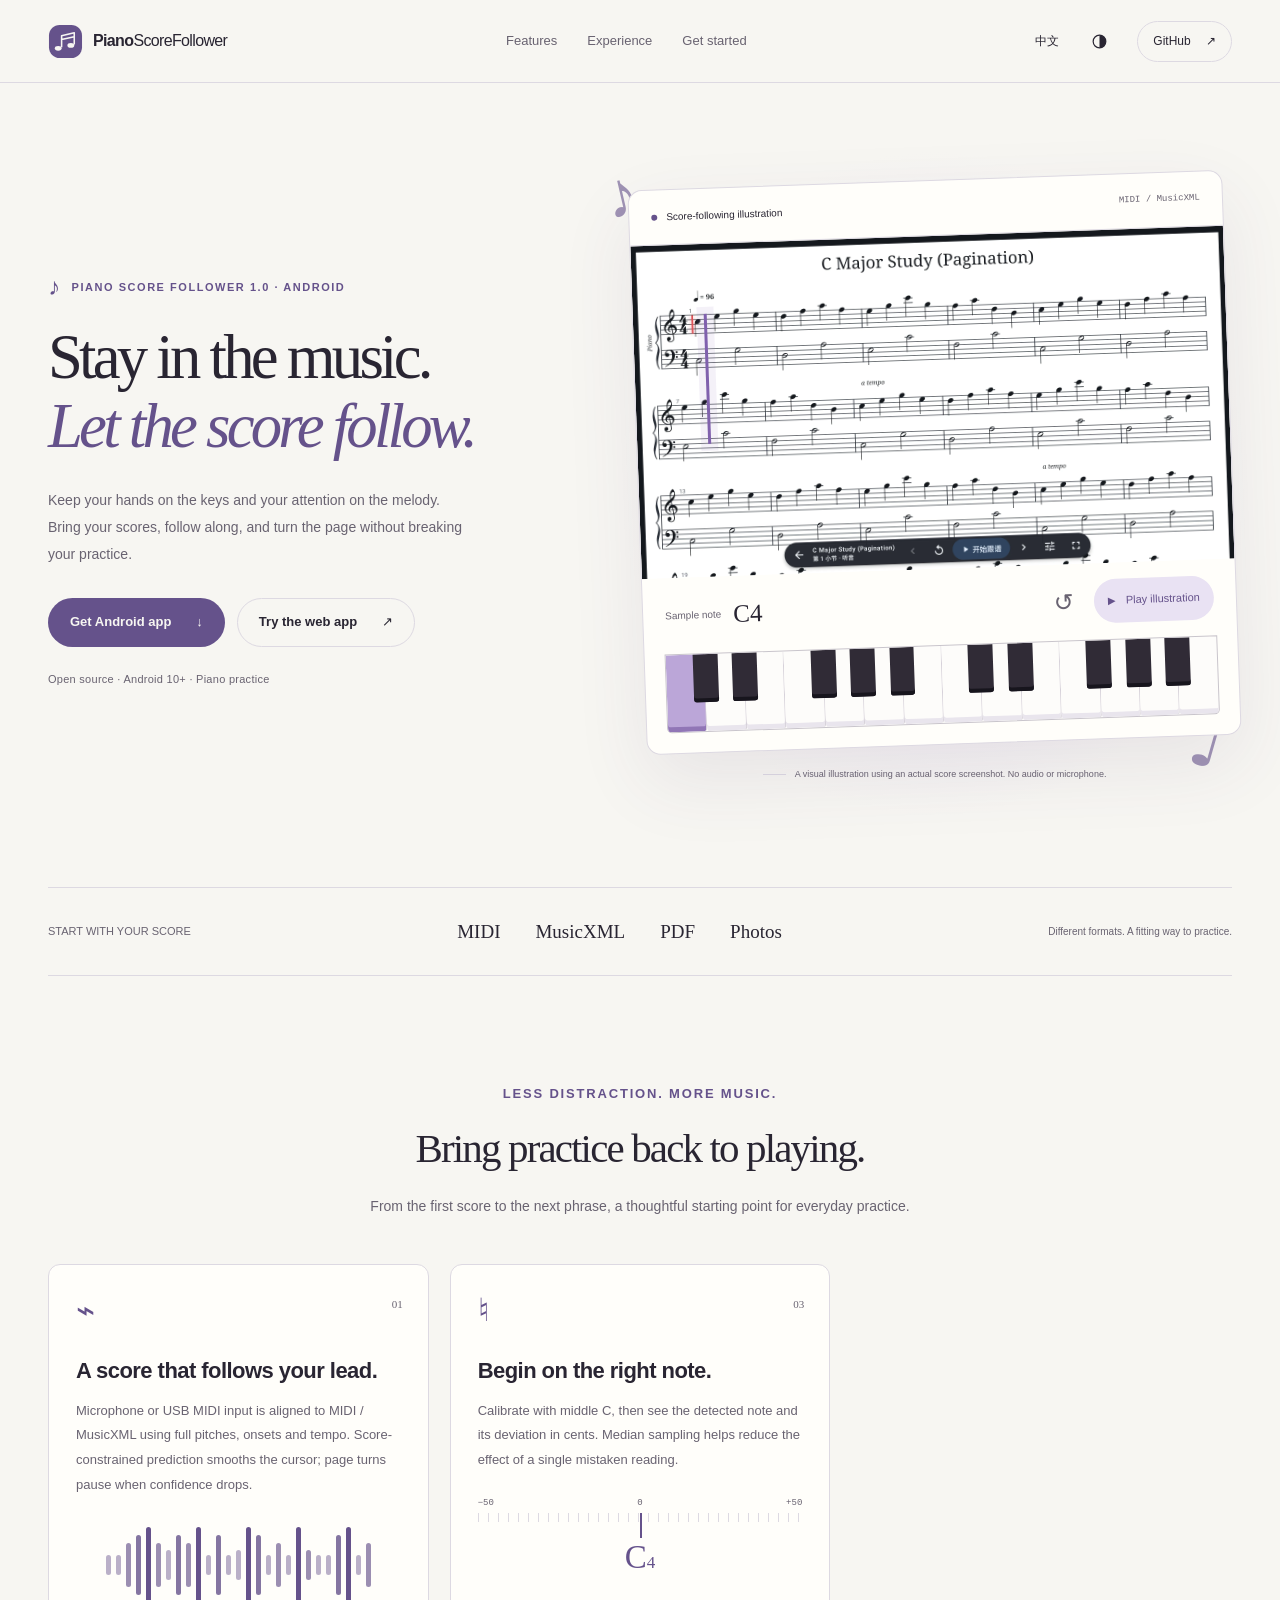
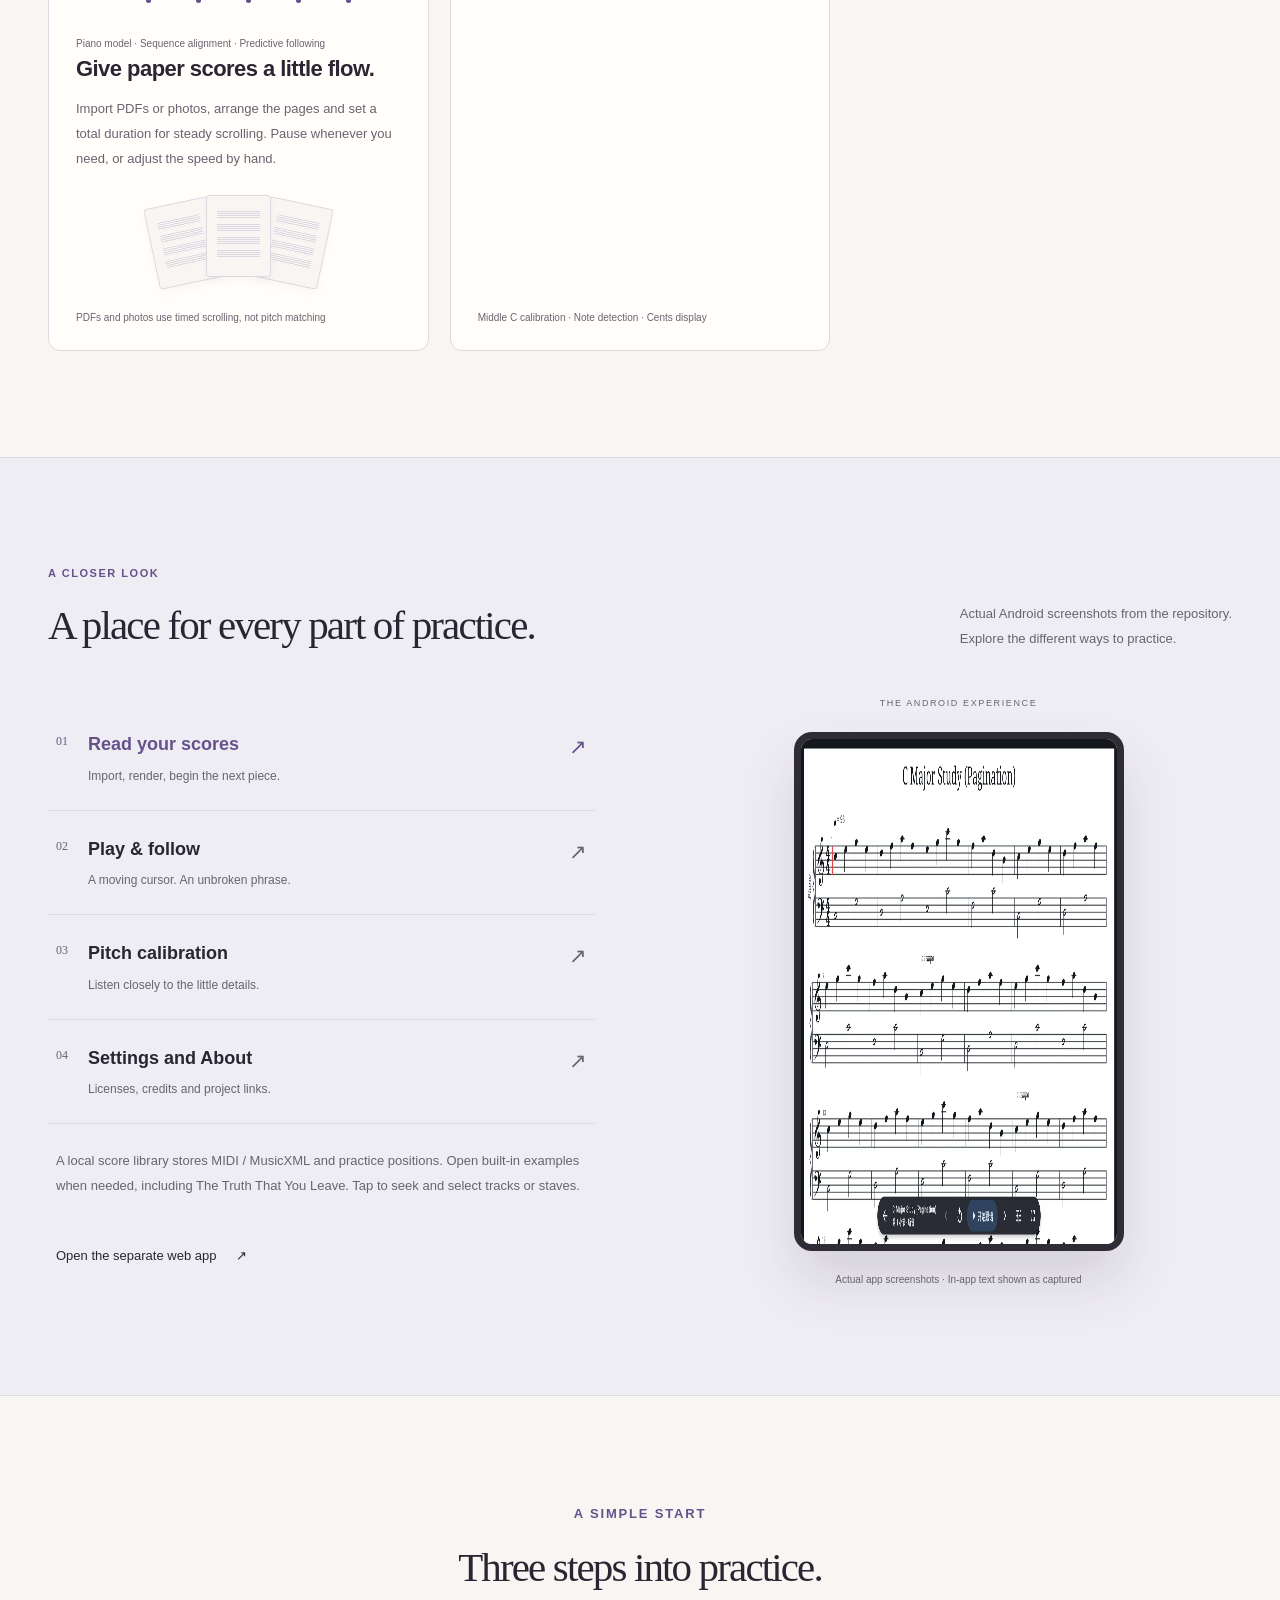
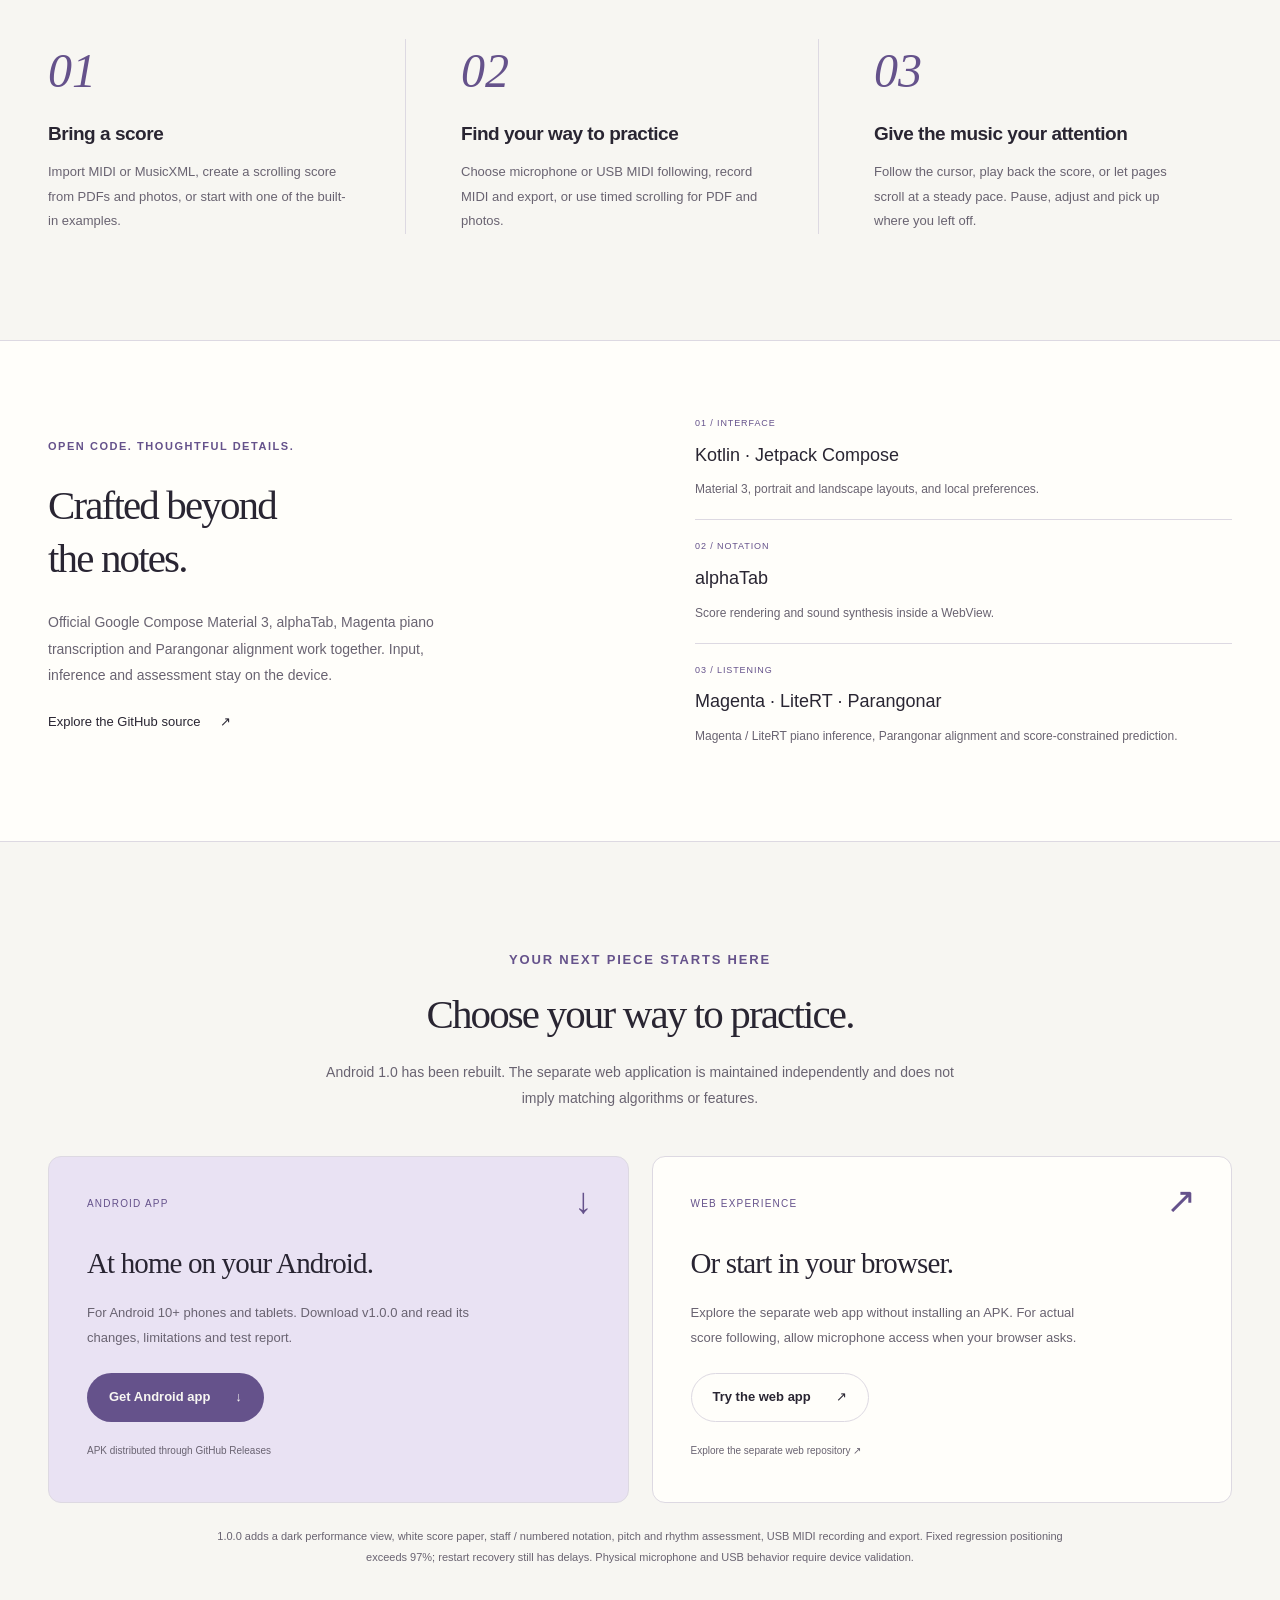
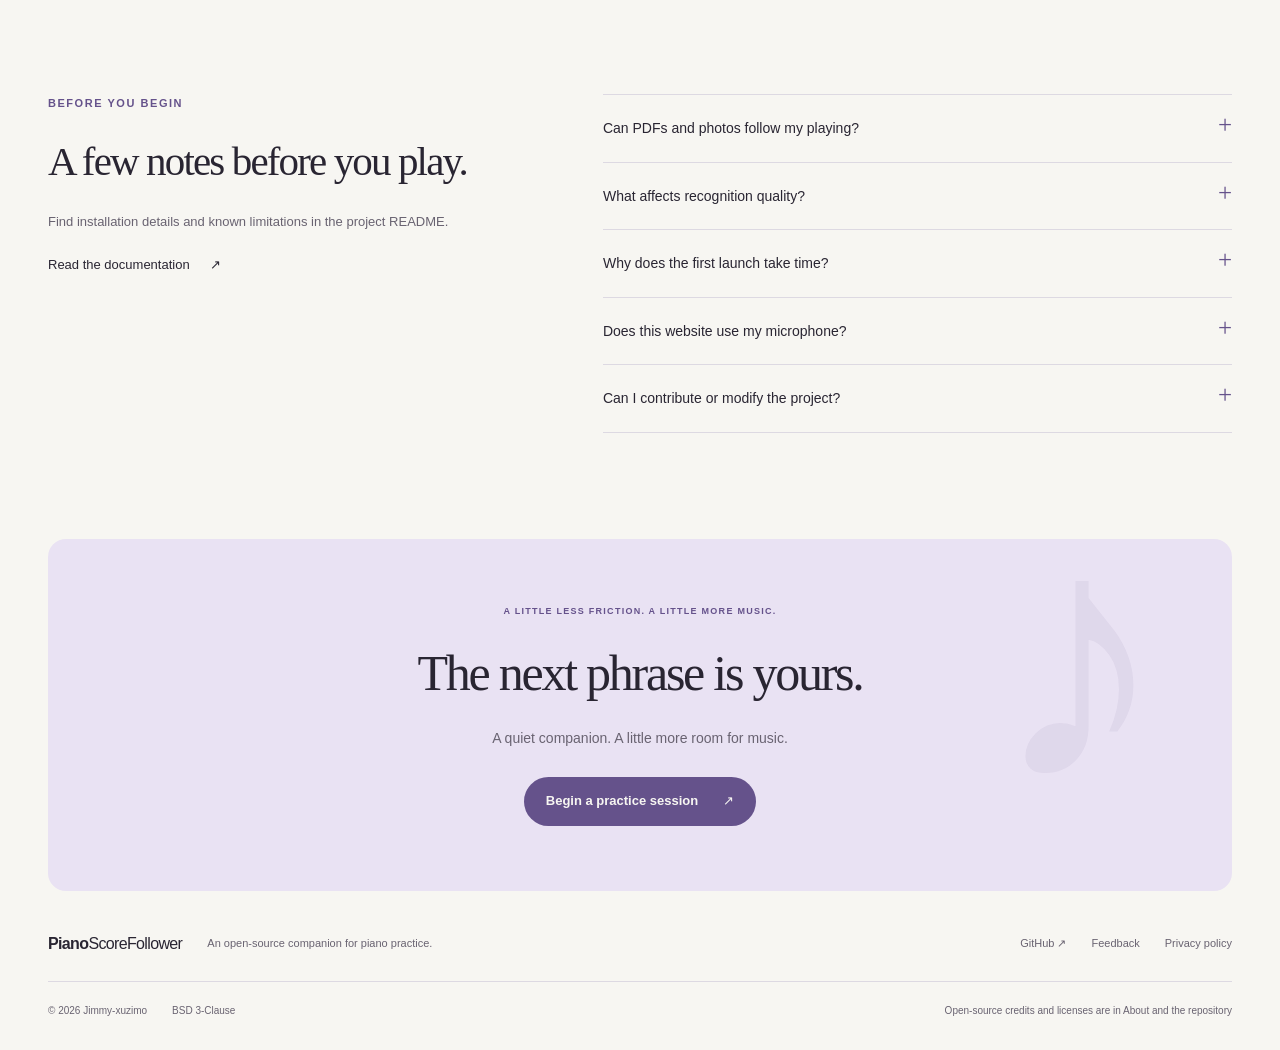
<file: website/index.html>
<!doctype html>
<html lang="zh-CN" data-theme="light">
  <head>
    <meta charset="utf-8" />
    <meta
      name="viewport"
      content="width=device-width, initial-scale=1, viewport-fit=cover"
    />
    <meta name="color-scheme" content="light dark" />
    <title>智能琴谱 · PianoScoreFollower — 让乐谱，跟上你的演奏。</title>
    <meta
      name="description"
      content="PianoScoreFollower 智能琴谱：为 Android 打造的开源乐谱伴侣。实时跟谱、自动翻页、PDF 与照片滚动谱、音准校准，也可体验独立网页版。"
    />
    <link
      rel="canonical"
      href="https://jimmy-xuzimo.github.io/PianoScoreFollower/"
    />
    <meta property="og:type" content="website" />
    <meta property="og:locale" content="zh_CN" />
    <meta property="og:locale:alternate" content="en_US" />
    <meta property="og:title" content="智能琴谱 · PianoScoreFollower" />
    <meta
      property="og:description"
      content="让乐谱，跟上你的演奏。An open-source companion for your piano practice."
    />
    <meta
      property="og:url"
      content="https://jimmy-xuzimo.github.io/PianoScoreFollower/"
    />
    <meta
      property="og:image"
      content="https://jimmy-xuzimo.github.io/PianoScoreFollower/assets/social.png"
    />
    <meta property="og:image:width" content="1200" />
    <meta property="og:image:height" content="630" />
    <meta
      property="og:image:alt"
      content="PianoScoreFollower — Stay in the music. Let the score follow."
    />
    <meta name="twitter:card" content="summary_large_image" />
    <meta name="theme-color" content="#f7f6f2" />
    <link rel="icon" href="assets/favicon.svg" type="image/svg+xml" />
    <script src="preferences.js"></script>
    <link rel="stylesheet" href="style.css" />
    <script src="app.js" defer></script>
  </head>
  <body>
    <a class="skip" href="#main" data-i18n="skip">跳转到内容</a>
    <header class="header">
      <div class="container nav-wrap">
        <a class="brand" href="#" aria-label="PianoScoreFollower"
          ><svg viewBox="0 0 36 36" aria-hidden="true">
            <rect x="1" y="1" width="34" height="34" rx="11" />
            <path d="M14 24V12l13-3v12M14 16l13-3" />
            <ellipse cx="10.5" cy="25" rx="3.5" ry="2.5" />
            <ellipse cx="23.5" cy="22" rx="3.5" ry="2.5" /></svg
          ><span>Piano<span class="brand-light">ScoreFollower</span></span></a
        >
        <nav class="desktop-nav" aria-label="主导航" data-label="navigation">
          <a href="#features" data-i18n="navFeatures">功能</a
          ><a href="#experience" data-i18n="navExperience">界面体验</a
          ><a href="#start" data-i18n="navStart">开始使用</a>
        </nav>
        <div class="nav-actions">
          <button id="language" class="language" aria-label="Switch to English">
            EN</button
          ><button id="theme" class="theme-button" aria-label="主题：跟随系统">
            <svg viewBox="0 0 24 24" aria-hidden="true">
              <circle cx="12" cy="12" r="8" />
              <path d="M12 4a8 8 0 0 1 0 16Z" class="theme-fill" />
            </svg></button
          ><a
            class="github-nav"
            href="https://github.com/Jimmy-xuzimo/PianoScoreFollower"
            >GitHub <span aria-hidden="true">↗</span></a
          ><button
            id="menu"
            class="menu-button"
            aria-label="打开导航"
            data-label="openMenu"
            aria-expanded="false"
            aria-controls="mobile-nav"
          >
            <span></span><span></span>
          </button>
        </div>
      </div>
      <nav
        id="mobile-nav"
        class="mobile-nav container"
        aria-label="移动导航"
        data-label="mobileNavigation"
        hidden
      >
        <a href="#features" data-i18n="navFeatures">功能</a
        ><a href="#experience" data-i18n="navExperience">界面体验</a
        ><a href="#start" data-i18n="navStart">开始使用</a
        ><a href="https://github.com/Jimmy-xuzimo/PianoScoreFollower"
          >GitHub ↗</a
        >
      </nav>
    </header>

    <main id="main">
      <section class="hero container" aria-labelledby="hero-title">
        <div class="hero-copy">
          <div class="eyebrow">
            <span class="tiny-note" aria-hidden="true">♪</span
            ><span data-i18n="heroTag">智能琴谱 1.0 · Android 正式版</span>
          </div>
          <h1 id="hero-title">
            <span data-i18n="hero1">让乐谱，</span><br /><em data-i18n="hero2"
              >跟上你的演奏。</em
            >
          </h1>
          <p class="hero-desc" data-i18n="heroDesc">
            双手留给琴键，目光留给旋律。导入你的乐谱，让实时跟谱与自动翻页，陪你完成下一次练习。
          </p>
          <div class="hero-actions">
            <a
              class="button primary"
              href="https://github.com/Jimmy-xuzimo/PianoScoreFollower/releases/latest"
              ><span data-i18n="download">下载 Android 版</span
              ><span aria-hidden="true">↓</span></a
            ><a
              class="button secondary"
              href="https://jimmy-xuzimo.github.io/PianoScoreFollower-Web/"
              ><span data-i18n="tryWeb">体验网页版</span
              ><span aria-hidden="true">↗</span></a
            >
          </div>
          <p class="hero-note" data-i18n="heroNote">开源 · Android 10+ · 钢琴练习</p>
        </div>
        <div class="hero-visual">
          <div class="visual-halo" aria-hidden="true"></div>
          <span class="floating-note note-one" aria-hidden="true">♪</span
          ><span class="floating-note note-two" aria-hidden="true">♩</span>
          <div class="score-card">
            <div class="score-top">
              <span
                ><i class="dot"></i
                ><span data-i18n="demoTitle">跟谱交互示意</span></span
              ><span class="score-format">MIDI / MusicXML</span>
            </div>
            <div class="score-paper">
              <img
                src="assets/score.webp"
                width="800"
                height="420"
                alt="应用内 Minuet in C 乐谱截图"
                data-alt="scoreAlt"
                fetchpriority="high"
              />
              <div
                id="score-cursor"
                class="score-cursor"
                aria-hidden="true"
              ></div>
            </div>
            <div class="demo-controls">
              <div>
                <span class="demo-note-label" data-i18n="sampleNote"
                  >示意音符</span
                ><strong id="demo-note">C4</strong>
              </div>
              <div class="demo-buttons">
                <button
                  id="demo-reset"
                  class="reset"
                  aria-label="重置示意"
                  data-label="reset"
                >
                  ↺</button
                ><button id="demo-play" class="demo-play" aria-pressed="false">
                  <span class="play-icon" aria-hidden="true">▶</span
                  ><span data-i18n="playDemo">播放示意</span>
                </button>
              </div>
            </div>
            <div class="piano" aria-hidden="true">
              <div class="white-keys">
                <i data-note="C4"></i><i data-note="D4"></i
                ><i data-note="E4"></i><i data-note="F4"></i
                ><i data-note="G4"></i><i data-note="A4"></i
                ><i data-note="B4"></i><i data-note="C5"></i
                ><i data-note="D5"></i><i data-note="E5"></i
                ><i data-note="F5"></i><i data-note="G5"></i
                ><i data-note="A5"></i><i data-note="B5"></i>
              </div>
              <div class="black-keys">
                <i style="--position: 1" data-note="C#4"></i
                ><i style="--position: 2" data-note="D#4"></i
                ><i style="--position: 4" data-note="F#4"></i
                ><i style="--position: 5" data-note="G#4"></i
                ><i style="--position: 6" data-note="A#4"></i
                ><i style="--position: 8" data-note="C#5"></i
                ><i style="--position: 9" data-note="D#5"></i
                ><i style="--position: 11" data-note="F#5"></i
                ><i style="--position: 12" data-note="G#5"></i
                ><i style="--position: 13" data-note="A#5"></i>
              </div>
            </div>
          </div>
          <div class="visual-caption">
            <span class="caption-line"></span
            ><span data-i18n="demoNote"
              >基于真实乐谱截图的视觉示意，无音频、无需麦克风。</span
            >
          </div>
        </div>
      </section>

      <div class="formats container">
        <span data-i18n="formatsLabel">从你的乐谱开始</span>
        <div>
          <span>MIDI</span><span>MusicXML</span><span>PDF</span
          ><span data-i18n="photos">照片</span>
        </div>
        <span class="formats-end" data-i18n="formatsEnd"
          >不同格式，各有合适的练习方式。</span
        >
      </div>

      <section id="features" class="section container">
        <div class="section-heading centered">
          <p class="eyebrow" data-i18n="featuresTag">少些分心，多些音乐</p>
          <h2 data-i18n="featuresTitle">让练习，回到演奏本身。</h2>
          <p data-i18n="featuresDesc">
            从第一份乐谱到下一段旋律，给日常练习一个顺手的起点。
          </p>
        </div>
        <div class="features-grid">
          <article class="feature feature-follow">
            <span class="feature-icon" aria-hidden="true">⌁</span
            ><span class="feature-number">01</span>
            <h3 data-i18n="followTitle">你弹到哪，谱跟到哪。</h3>
            <p data-i18n="followDesc">通过麦克风或 USB MIDI 获取演奏，用完整音高、起音与速度对齐 MIDI / MusicXML。乐谱约束预测让光标连续前进，低置信度时暂停翻页。</p>
            <div class="signal" aria-hidden="true">
              <i></i><i></i><i></i><i></i><i></i><i></i><i></i><i></i><i></i
              ><i></i><i></i><i></i><i></i><i></i><i></i><i></i><i></i><i></i
              ><i></i><i></i><i></i><i></i><i></i><i></i><i></i><i></i><i></i>
            </div>
            <span class="feature-foot" data-i18n="followFoot"
              >钢琴模型 · 序列对齐 · 预测跟随</span>
            <h3 data-i18n="scrollTitle">纸上的谱，也能流动。</h3>
            <p data-i18n="scrollDesc">
              导入 PDF
              或照片，按顺序排好页面、设定总时长，即可匀速滚动。随时暂停，也能手动调整速度。
            </p>
            <div class="paper-stack" aria-hidden="true">
              <div><span></span><span></span><span></span><span></span></div>
              <div><span></span><span></span><span></span><span></span></div>
              <div><span></span><span></span><span></span><span></span></div>
            </div>
            <span class="feature-foot" data-i18n="scrollFoot"
              >PDF / 照片使用定时滚动，无需音高匹配</span
            >
          </article>
          <article class="feature feature-tune">
            <span class="feature-icon" aria-hidden="true">♮</span
            ><span class="feature-number">03</span>
            <h3 data-i18n="tuneTitle">从一个准音开始。</h3>
            <p data-i18n="tuneDesc">
              弹奏中央 C
              完成基准校准，再查看当前音符与音分偏差。多次采样取中位数，降低单次误判的影响。
            </p>
            <div class="tuner-art" aria-hidden="true">
              <div class="tuner-scale">
                <span>−50</span><span>0</span><span>+50</span>
              </div>
              <div class="tuner-needle"></div>
              <strong>C<span>4</span></strong>
            </div>
            <span class="feature-foot" data-i18n="tuneFoot"
              >中央 C 校准 · 音符识别 · 音分显示</span
            >
          </article>
        </div>
      </section>

      <section id="experience" class="experience-section section">
        <div class="container">
          <div class="section-heading">
            <div>
              <p class="eyebrow" data-i18n="experienceTag">走近真实界面</p>
              <h2 data-i18n="experienceTitle">每一页，都为练习而设计。</h2>
            </div>
            <p data-i18n="experienceDesc">
              以下为仓库中的 Android 应用截图。\n切换场景，了解不同的练习方式。
            </p>
          </div>
          <div class="experience-grid">
            <div class="experience-copy">
              <div
                id="screenshots-tabs"
                class="screen-tabs"
                role="tablist"
                aria-orientation="vertical"
                aria-label="应用界面"
                data-label="screenTabs"
              >
                <button
                  id="tab-notation"
                  role="tab"
                  aria-selected="true"
                  aria-controls="screen-panel"
                  tabindex="0"
                  data-screen="notation"
                >
                  <span class="tab-number">01</span
                  ><span
                    ><strong data-i18n="screenNotation">乐谱阅读</strong
                    ><small data-i18n="screenNotationSub"
                      >导入、排版，开始下一首。</small
                    ></span
                  ><span class="tab-arrow" aria-hidden="true">↗</span></button
                ><button
                  id="tab-playing"
                  role="tab"
                  aria-selected="false"
                  aria-controls="screen-panel"
                  tabindex="-1"
                  data-screen="playing"
                >
                  <span class="tab-number">02</span
                  ><span
                    ><strong data-i18n="screenPlaying">播放与跟谱</strong
                    ><small data-i18n="screenPlayingSub"
                      >光标前进，练习不断。</small
                    ></span
                  ><span class="tab-arrow" aria-hidden="true">↗</span></button
                ><button
                  id="tab-tuner"
                  role="tab"
                  aria-selected="false"
                  aria-controls="screen-panel"
                  tabindex="-1"
                  data-screen="tuner"
                >
                  <span class="tab-number">03</span
                  ><span
                    ><strong data-i18n="screenTuner">音准校准</strong
                    ><small data-i18n="screenTunerSub"
                      >留意音高，也听见细节。</small
                    ></span
                  ><span class="tab-arrow" aria-hidden="true">↗</span></button
                ><button
                  id="tab-settings"
                  role="tab"
                  aria-selected="false"
                  aria-controls="screen-panel"
                  tabindex="-1"
                  data-screen="settings"
                >
                  <span class="tab-number">04</span
                  ><span
                    ><strong data-i18n="screenSettings">个性外观</strong
                    ><small data-i18n="screenSettingsSub"
                      >深浅主题，五种预设色调。</small
                    ></span
                  ><span class="tab-arrow" aria-hidden="true">↗</span>
                </button>
              </div>
              <p class="screen-context" id="screen-description">
                MIDI 与 MusicXML 交由 alphaTab
                排版，支持播放与点按定位。导入的乐谱保存于本地，重启后仍可继续。
              </p>
              <a
                class="text-link"
                href="https://jimmy-xuzimo.github.io/PianoScoreFollower-Web/"
                ><span data-i18n="openWeb">打开独立网页版</span
                ><span aria-hidden="true">↗</span></a
              >
            </div>
            <div
              id="screen-panel"
              class="screen-stage"
              role="tabpanel"
              aria-labelledby="tab-notation"
              tabindex="0"
            >
              <span class="stage-label">THE ANDROID EXPERIENCE</span>
              <div class="device-frame">
                <img
                  id="app-screenshot"
                  src="assets/notation.webp"
                  width="800"
                  height="1280"
                  loading="lazy"
                  alt="Android 应用的乐谱阅读界面"
                />
              </div>
              <span class="screenshot-caption" data-i18n="screenshotNote"
                >真实应用截图 · 界面语言以应用为准</span
              >
            </div>
          </div>
        </div>
      </section>

      <section class="section container steps-section">
        <div class="section-heading centered">
          <p class="eyebrow" data-i18n="stepsTag">简单开始，慢慢进步</p>
          <h2 data-i18n="stepsTitle">三步，进入你的练习时间。</h2>
        </div>
        <div class="steps-grid">
          <article>
            <span class="step-number">01</span>
            <h3 data-i18n="step1Title">带上你的乐谱</h3>
            <p data-i18n="step1Desc">
              导入 MIDI / MusicXML，或用 PDF
              与照片建立滚动谱。也可以从应用内置示例开始。
            </p>
          </article>
          <article>
            <span class="step-number">02</span>
            <h3 data-i18n="step2Title">选一种练习方式</h3>
            <p data-i18n="step2Desc">选择听音或 USB MIDI 跟谱，也可录制 MIDI 并导出；PDF 与照片使用定时滚动。</p>
          </article>
          <article>
            <span class="step-number">03</span>
            <h3 data-i18n="step3Title">把注意力交给音乐</h3>
            <p data-i18n="step3Desc">
              跟随光标、播放乐谱，或让页面按节奏滚动。随时暂停、调整，再继续练习。
            </p>
          </article>
        </div>
      </section>

      <section class="craft-section">
        <div class="container craft-grid">
          <div>
            <p class="eyebrow" data-i18n="craftTag">开放的代码，认真的细节</p>
            <h2 data-i18n="craftTitle">音乐之外，\n也值得仔细打磨。</h2>
            <p data-i18n="craftDesc">Google 官方 Compose Material 3、alphaTab、Magenta 实时钢琴模型和 Parangonar 在线对齐协作。输入、模型与评分都在设备本地处理。</p>
            <a
              class="text-link"
              href="https://github.com/Jimmy-xuzimo/PianoScoreFollower"
              ><span data-i18n="exploreSource">探索 GitHub 源码</span> ↗</a
            >
          </div>
          <div class="craft-list">
            <div>
              <span>01 / INTERFACE</span
              ><strong>Kotlin · Jetpack Compose</strong>
              <p data-i18n="craftUi">
                Material 3 界面，横竖屏适配与本地偏好保存。
              </p>
            </div>
            <div>
              <span>02 / NOTATION</span><strong>alphaTab</strong>
              <p data-i18n="craftScore">
                在 WebView 中完成乐谱排版与声音合成。
              </p>
            </div>
            <div>
              <span>03 / LISTENING</span
              ><strong>Magenta · LiteRT · Parangonar</strong>
              <p data-i18n="craftDsp">Magenta / LiteRT 钢琴音符推理、Parangonar 对齐与乐谱约束预测。</p>
            </div>
          </div>
        </div>
      </section>

      <section id="start" class="section container">
        <div class="section-heading centered">
          <p class="eyebrow" data-i18n="startTag">下一首，从这里开始</p>
          <h2 data-i18n="startTitle">选择你的练习入口。</h2>
          <p data-i18n="startDesc">Android 1.0 已重构；独立网页版单独维护，不代表相同算法或功能。</p>
        </div>
        <div class="start-grid">
          <article class="start-card android-card">
            <span class="platform-label">ANDROID APP</span
            ><span class="platform-icon" aria-hidden="true">↓</span>
            <h3 data-i18n="androidTitle">在你的 Android 设备上。</h3>
            <p data-i18n="androidDesc">Android 10 及以上手机与平板。下载 v1.0.0，查看正式版变更、已知限制与测试报告。</p>
            <a
              class="button primary"
              href="https://github.com/Jimmy-xuzimo/PianoScoreFollower/releases/latest"
              ><span data-i18n="download">下载 Android 版</span> ↓</a
            ><span class="start-foot" data-i18n="androidFoot"
              >APK 通过 GitHub Releases 分发</span
            >
          </article>
          <article class="start-card web-card">
            <span class="platform-label">WEB EXPERIENCE</span
            ><span class="platform-icon" aria-hidden="true">↗</span>
            <h3 data-i18n="webTitle">也可以，先打开浏览器。</h3>
            <p data-i18n="webDesc">
              无需安装
              APK，即可体验独立网页版本。在实际跟谱时，根据浏览器提示允许麦克风访问。
            </p>
            <a
              class="button secondary"
              href="https://jimmy-xuzimo.github.io/PianoScoreFollower-Web/"
              ><span data-i18n="tryWeb">体验网页版</span> ↗</a
            ><a
              class="start-foot"
              href="https://github.com/Jimmy-xuzimo/PianoScoreFollower-Web"
              data-i18n="webFoot"
              >查看网页版独立仓库 ↗</a
            >
          </article>
        </div>
        <p class="release-note" data-i18n="releaseNote">1.0.0：深色演奏、白色琴谱、五线谱／简谱切换、音高与节奏评分、USB MIDI 录制和导出。定位回归已达 97% 以上；重弹恢复仍有延迟，实体麦克风和 USB 硬件需按设备验证。</p>
      </section>

      <section class="section container faq-section">
        <div>
          <p class="eyebrow" data-i18n="faqTag">练习之前</p>
          <h2 data-i18n="faqTitle">几个你可能关心的问题。</h2>
          <p class="faq-intro" data-i18n="faqIntro">
            更多安装说明与已知限制，见项目 README。
          </p>
          <a
            class="text-link"
            href="https://github.com/Jimmy-xuzimo/PianoScoreFollower#readme"
            ><span data-i18n="readDocs">阅读文档</span> ↗</a
          >
        </div>
        <div class="faq-list">
          <details>
            <summary data-i18n="faq1q">
              PDF 和照片也能根据声音自动跟谱吗？
            </summary>
            <p data-i18n="faq1a">
              PDF
              与照片使用定时滚动模式：按顺序排列页面，设定总时长，再调整滚动速度。麦克风驱动的音符匹配与自动跟谱用于
              MIDI / MusicXML 等结构化乐谱；项目未提供 PDF
              或照片的乐谱识别转换功能。
            </p>
          </details>
          <details>
            <summary data-i18n="faq2q">识别效果会受到什么影响？</summary>
            <p data-i18n="faq2a">
              跟谱依赖真实麦克风输入。环境噪声、设备麦克风、音量与演奏内容都会影响识别效果。建议在真机上测试，不以模拟器表现作为判断依据；本项目不承诺所有环境下的识别准确率。
            </p>
          </details>
          <details>
            <summary data-i18n="faq3q">为什么首次启动需要等待？</summary>
            <p data-i18n="faq3a">跟谱首次准备会加载本地钢琴模型，不等待播放音源。示范播放的钢琴音源按需加载，失败可重试。</p>
          </details>
          <details>
            <summary data-i18n="faq4q">这个介绍网站会访问麦克风吗？</summary>
            <p data-i18n="faq4a">
              不会。本页的跟谱演示只是基于真实截图的视觉动画，不播放音频，也不采集声音。要体验实际识别，请使用
              Android 应用或独立网页版。
            </p>
          </details>
          <details>
            <summary data-i18n="faq5q">可以参与开发或二次修改吗？</summary>
            <p data-i18n="faq5a">应用原创代码采用 BSD 3-Clause；Magenta、Parangonar、LiteRT 和 AndroidX 为 Apache 2.0，alphaTab 为 MPL 2.0，Bravura 为 SIL OFL，FreePats 音源为 CC0。应用关于页提供协议全文和上游来源。</p>
          </details>
        </div>
      </section>

      <section class="closing container">
        <div class="closing-staff" aria-hidden="true">♪</div>
        <p class="eyebrow" data-i18n="closingTag">
          A LITTLE LESS FRICTION. A LITTLE MORE MUSIC.
        </p>
        <h2 data-i18n="closingTitle">下一段旋律，留给你。</h2>
        <p data-i18n="closingDesc">让工具安静地陪伴，让练习继续发生。</p>
        <a
          class="button primary"
          href="https://jimmy-xuzimo.github.io/PianoScoreFollower-Web/"
          ><span data-i18n="closingAction">开始一次练习</span> ↗</a
        >
      </section>
    </main>
    <footer class="container footer">
      <div class="footer-top">
        <a class="brand" href="#"
          ><span>Piano<span class="brand-light">ScoreFollower</span></span></a
        >
        <p data-i18n="footerTag">一个开源的钢琴练习伴侣。</p>
        <div>
          <a href="https://github.com/Jimmy-xuzimo/PianoScoreFollower"
            >GitHub ↗</a
          ><a
            href="https://github.com/Jimmy-xuzimo/PianoScoreFollower/issues"
            data-i18n="feedback"
            >反馈建议</a
          ><a href="privacy-policy.html" data-i18n="privacy">隐私政策</a>
        </div>
      </div>
      <div class="footer-bottom">
        <span>© 2026 Jimmy-xuzimo</span
        ><a
          href="https://github.com/Jimmy-xuzimo/PianoScoreFollower/blob/main/LICENSE"
          >BSD 3-Clause</a
        ><span data-i18n="credits">开源署名与第三方协议见应用关于页及仓库</span>
      </div>
    </footer>
    <div
      id="announcement"
      class="sr-only"
      role="status"
      aria-live="polite"
    ></div>
  </body>
</html>
</file>
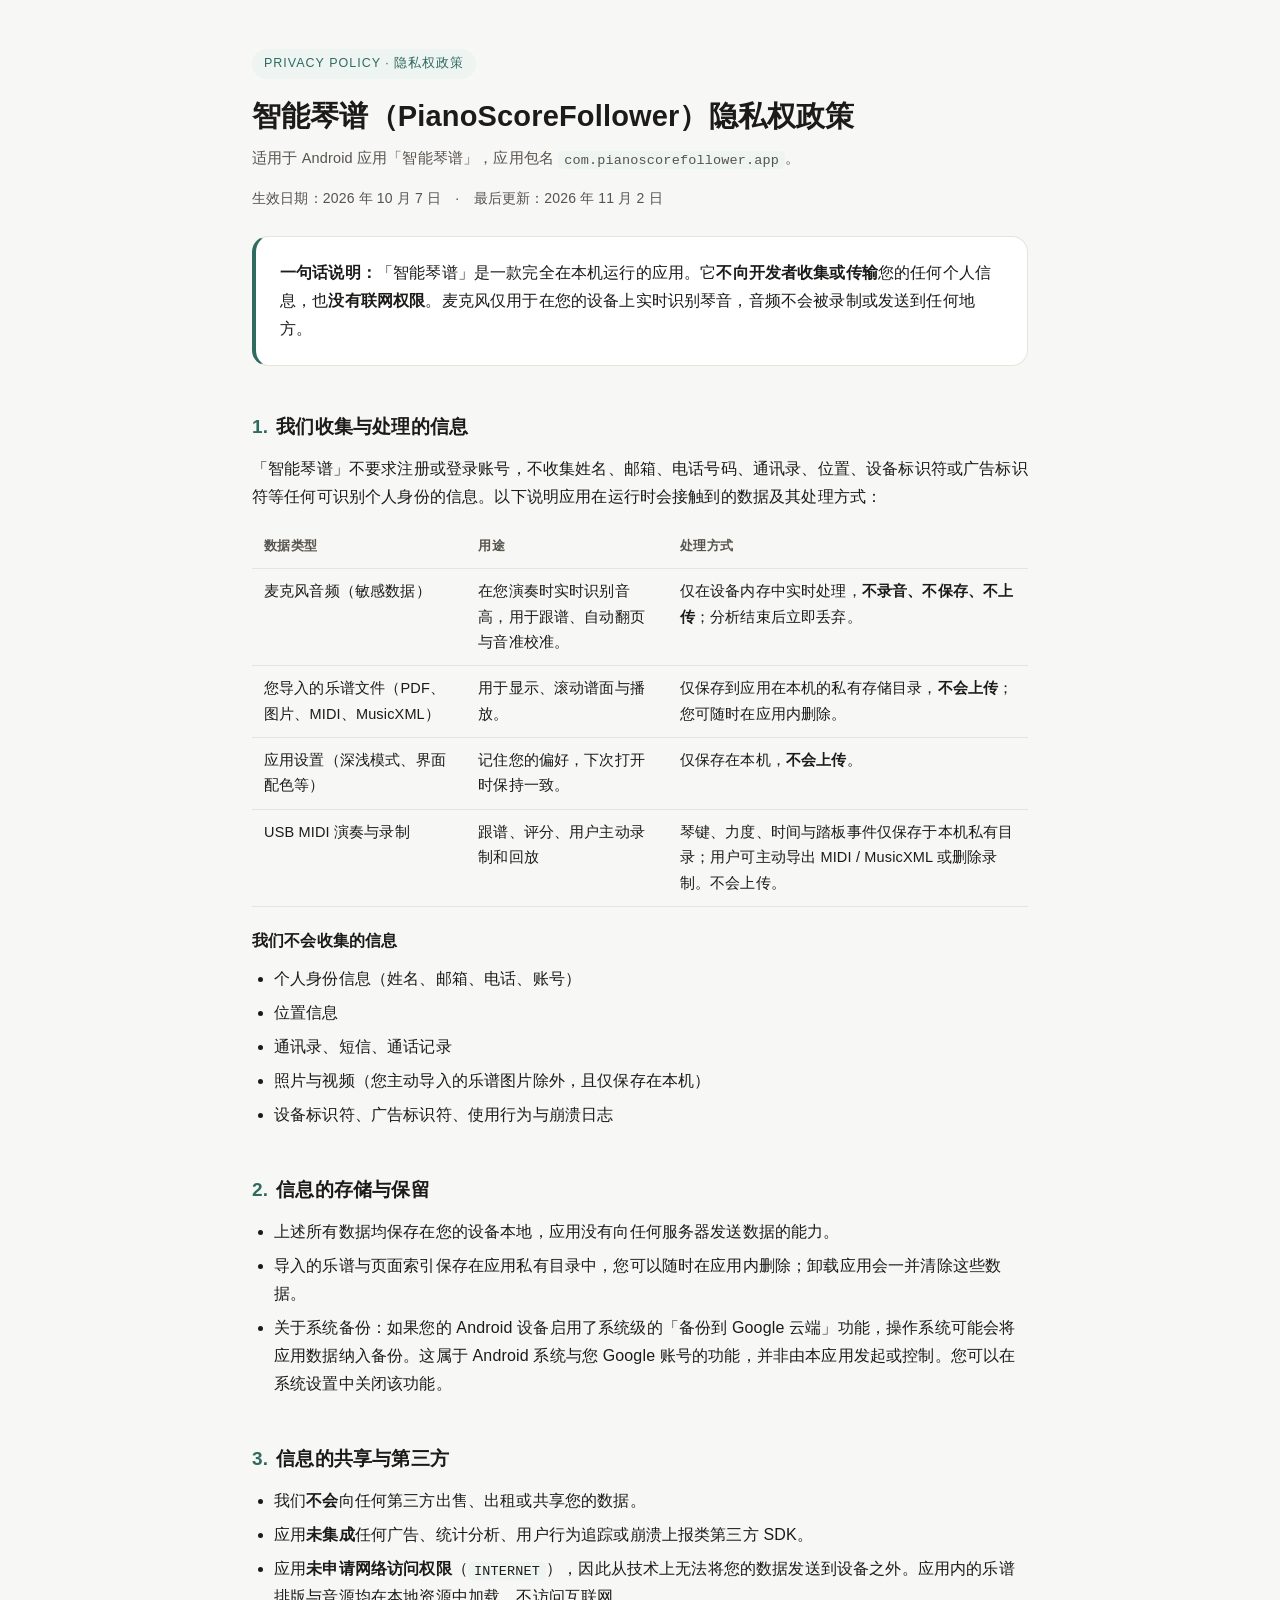
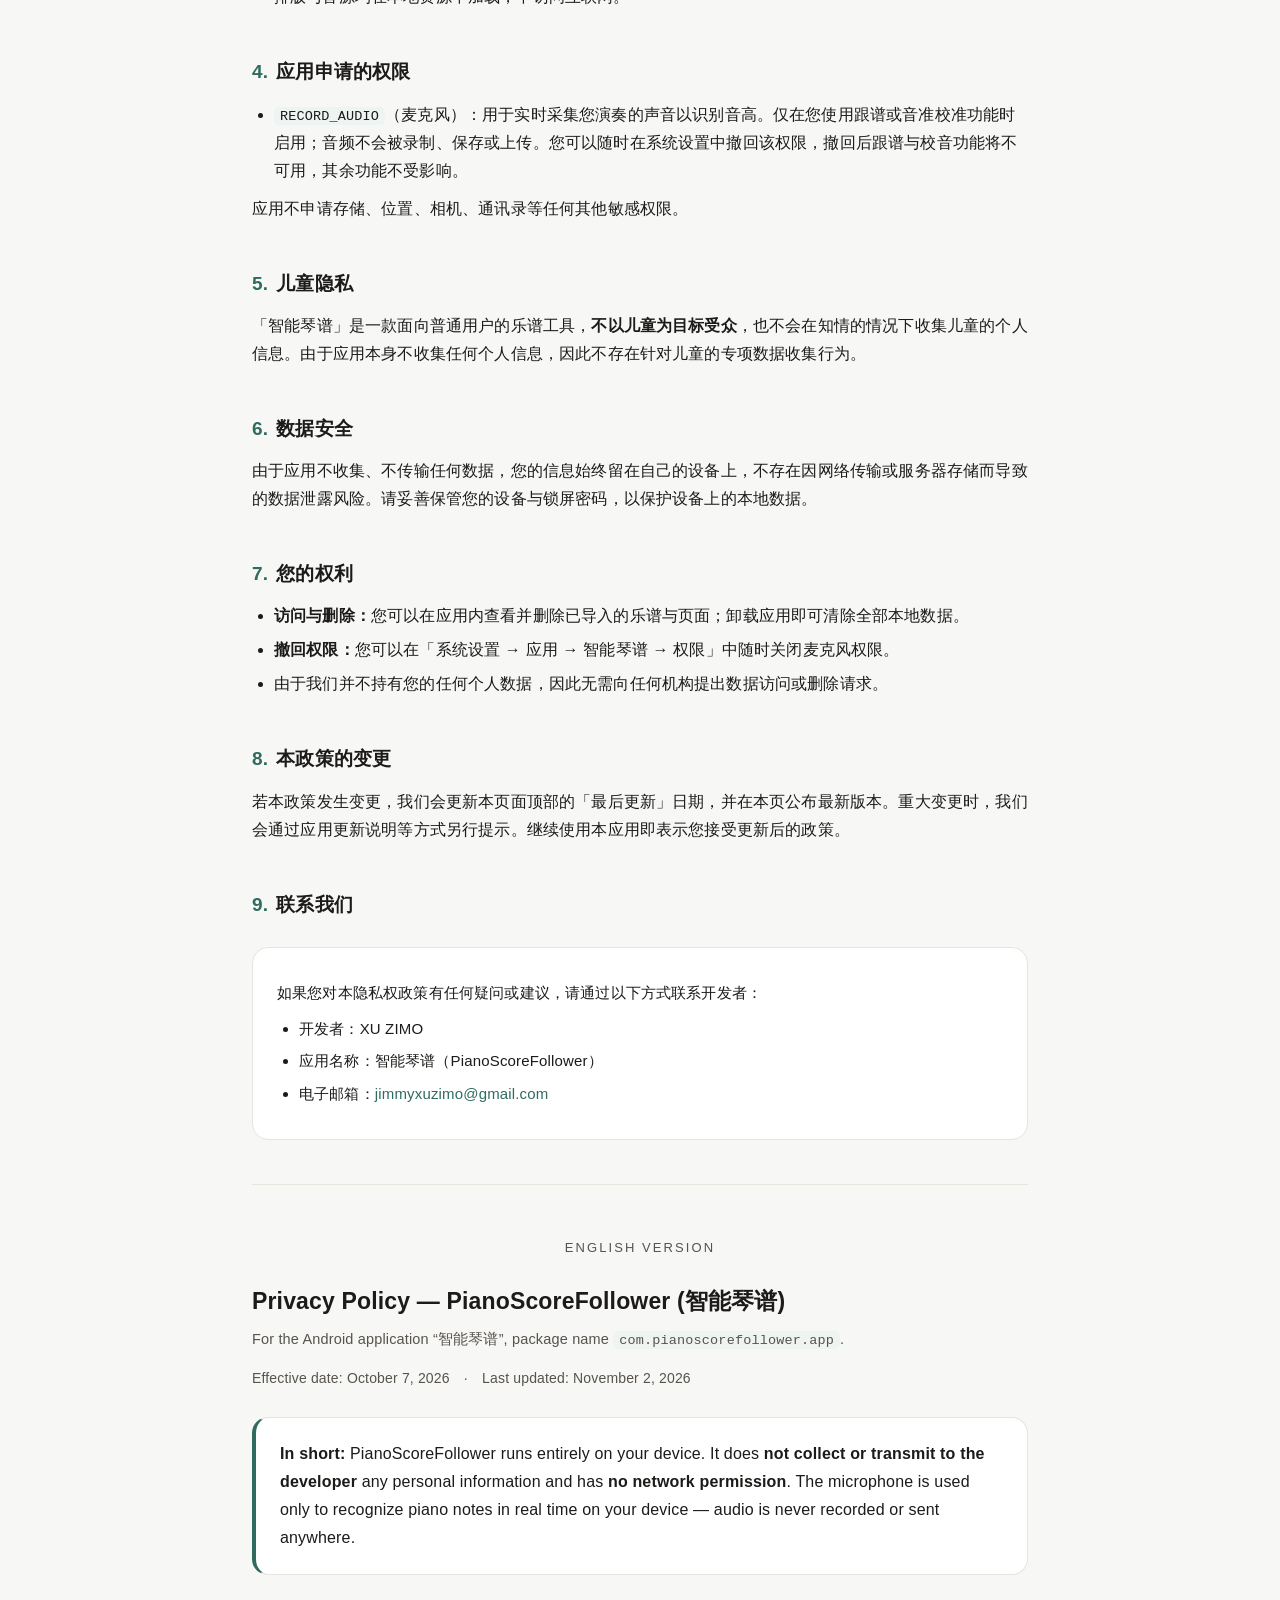
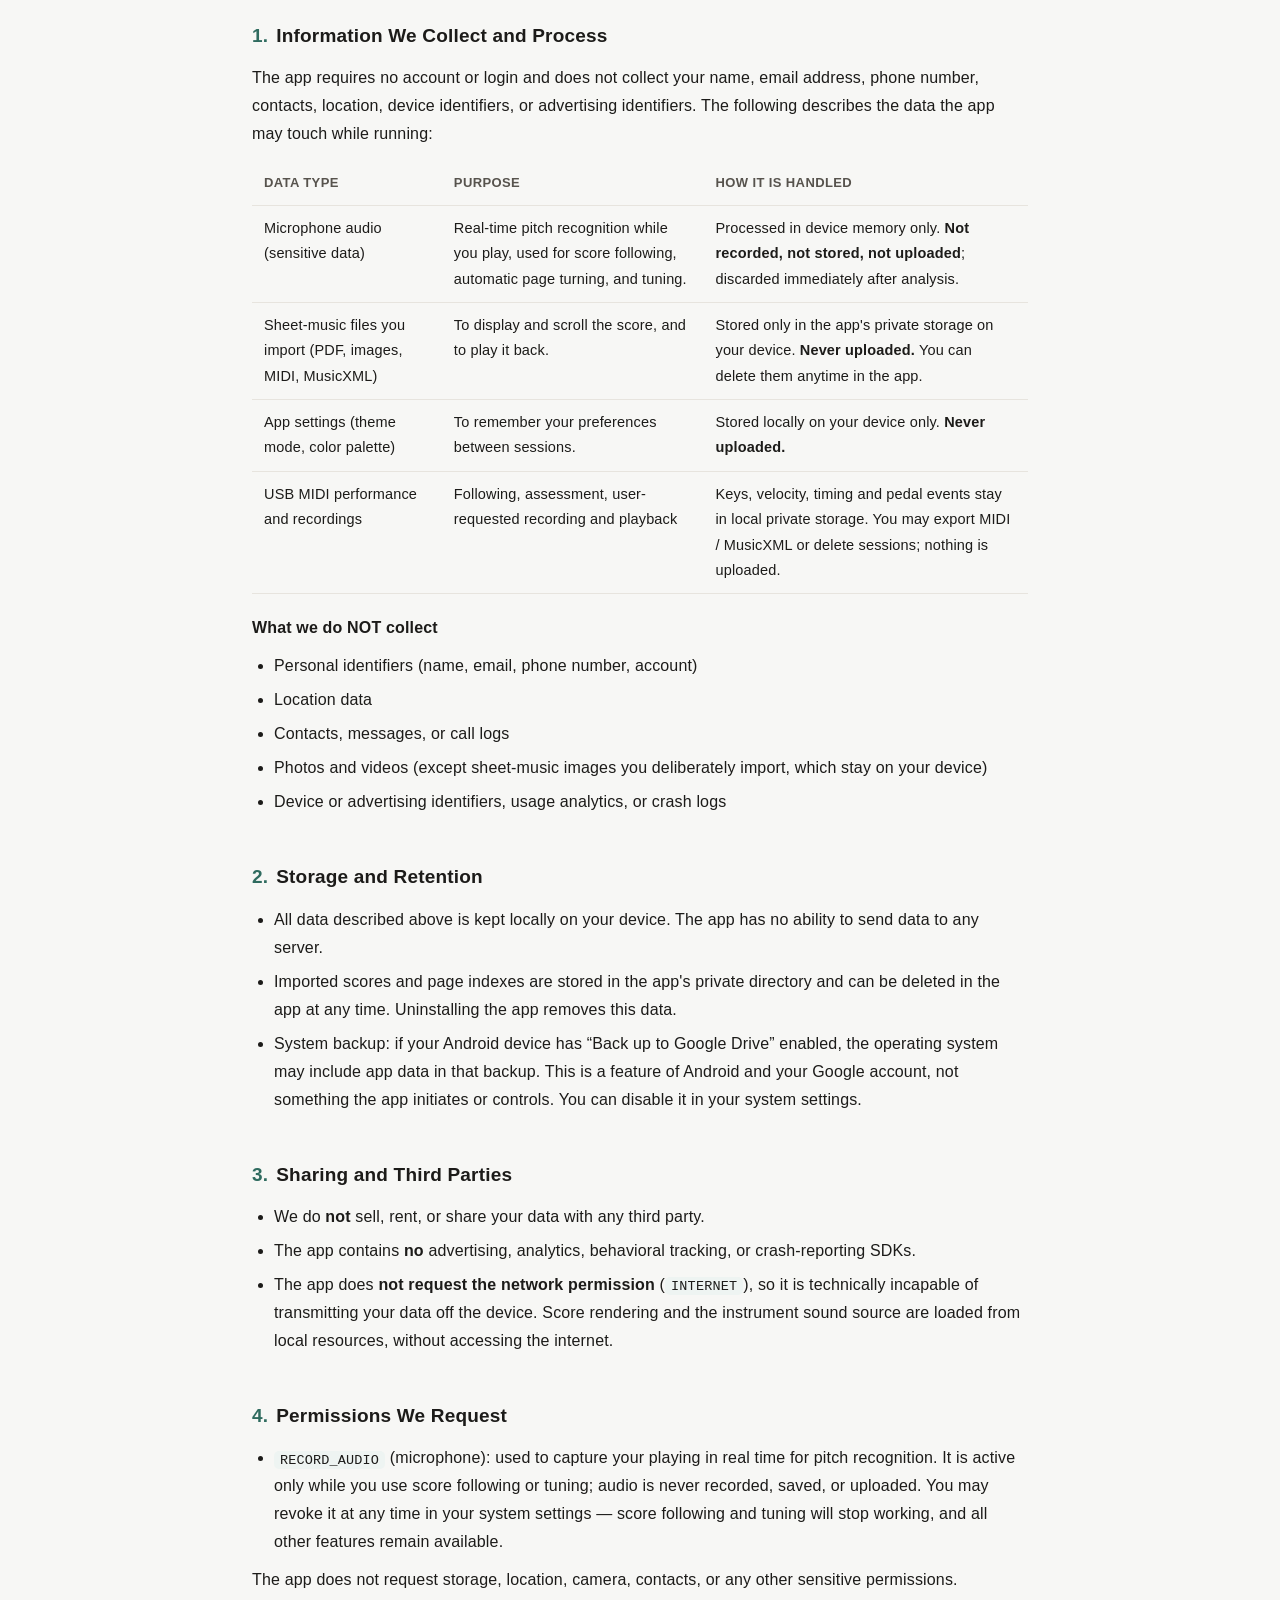
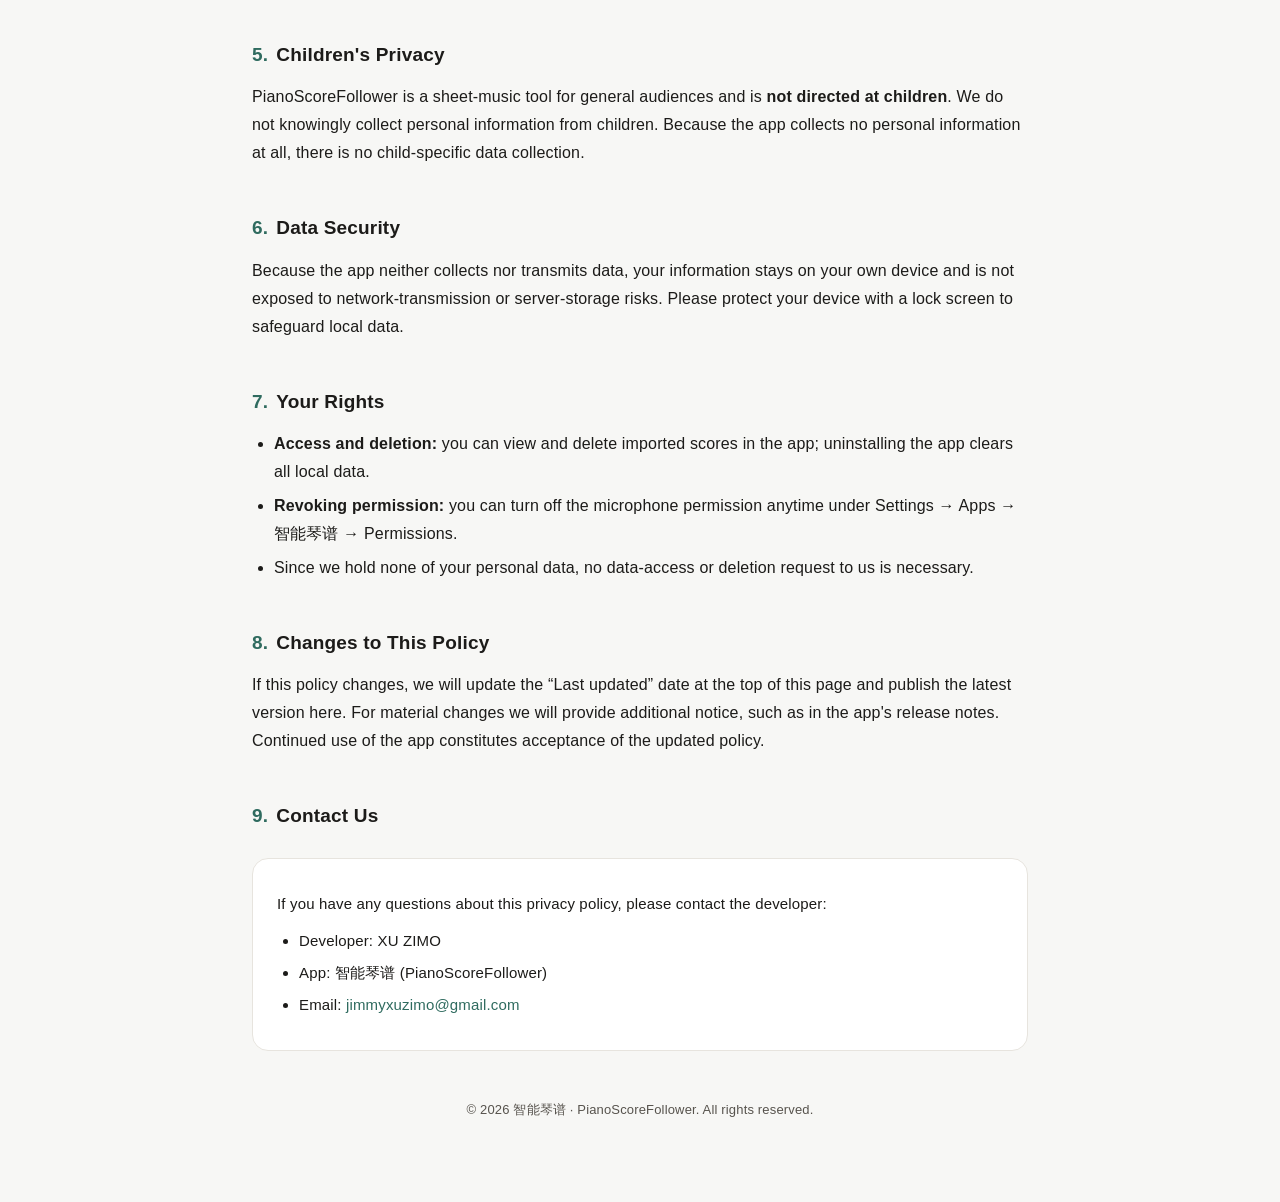
<file: privacy-policy.html>
<!DOCTYPE html>
<html lang="zh-CN">
<head>
<meta charset="UTF-8">
<meta name="viewport" content="width=device-width, initial-scale=1">
<title>智能琴谱（PianoScoreFollower）隐私权政策</title>
<meta name="description" content="智能琴谱（PianoScoreFollower）隐私权政策：本应用不收集、不传输任何用户数据。">
<style>
  :root{
    --bg:#f7f7f5;
    --card:#ffffff;
    --ink:#1c1b19;
    --ink-soft:#57534d;
    --line:#e7e4de;
    --accent:#2f6b5f;
    --accent-soft:#eef4f2;
  }
  @media (prefers-color-scheme: dark){
    :root{
      --bg:#16181a;
      --card:#1e2124;
      --ink:#eceae6;
      --ink-soft:#a8a49d;
      --line:#2e3235;
      --accent:#7fc6b4;
      --accent-soft:#22302d;
    }
  }
  *{box-sizing:border-box}
  html{-webkit-text-size-adjust:100%}
  body{
    margin:0;
    background:var(--bg);
    color:var(--ink);
    font-family:-apple-system,BlinkMacSystemFont,"Segoe UI","PingFang SC","Hiragino Sans GB","Microsoft YaHei","Noto Sans SC",sans-serif;
    font-size:16px;
    line-height:1.75;
    letter-spacing:.01em;
  }
  .wrap{max-width:820px;margin:0 auto;padding:48px 22px 80px}
  header.top{margin-bottom:8px}
  .badge{
    display:inline-block;
    font-size:12.5px;
    letter-spacing:.08em;
    text-transform:uppercase;
    color:var(--accent);
    background:var(--accent-soft);
    border-radius:999px;
    padding:4px 12px;
    margin-bottom:18px;
  }
  h1{font-size:29px;line-height:1.35;margin:0 0 10px;font-weight:650}
  .sub{color:var(--ink-soft);font-size:14.5px;margin:0}
  .meta{color:var(--ink-soft);font-size:14px;margin-top:14px}
  .card{
    background:var(--card);
    border:1px solid var(--line);
    border-radius:16px;
    padding:22px 24px;
    margin:26px 0;
  }
  .summary{border-left:4px solid var(--accent)}
  .summary p{margin:0}
  .summary strong{font-weight:650}
  h2{
    font-size:19px;
    margin:38px 0 12px;
    padding-top:6px;
    font-weight:640;
    letter-spacing:.01em;
  }
  h2 .num{color:var(--accent);font-variant-numeric:tabular-nums;margin-right:8px}
  h3{font-size:16px;margin:20px 0 6px;font-weight:620}
  p{margin:10px 0}
  ul{margin:10px 0;padding-left:22px}
  li{margin:6px 0}
  a{color:var(--accent);text-decoration:none;border-bottom:1px solid transparent}
  a:hover{border-bottom-color:var(--accent)}
  code{
    font-family:ui-monospace,SFMono-Regular,Menlo,Consolas,monospace;
    font-size:13.5px;
    background:var(--accent-soft);
    padding:1.5px 6px;
    border-radius:5px;
  }
  .hr{height:1px;background:var(--line);border:0;margin:44px 0}
  .lang-divider{
    text-align:center;
    color:var(--ink-soft);
    font-size:13px;
    letter-spacing:.16em;
    text-transform:uppercase;
    margin:52px 0 8px;
  }
  table{width:100%;border-collapse:collapse;margin:14px 0;font-size:14.5px}
  th,td{text-align:left;padding:10px 12px;border-bottom:1px solid var(--line);vertical-align:top}
  th{font-weight:620;color:var(--ink-soft);font-size:13px;letter-spacing:.03em;text-transform:uppercase}
  .contact{font-size:15px}
  footer{margin-top:48px;color:var(--ink-soft);font-size:13px;text-align:center}
  @media (max-width:560px){
    .wrap{padding:32px 16px 64px}
    h1{font-size:23px}
    h2{font-size:17.5px}
    .card{padding:18px}
    table,thead,tbody,th,td,tr{display:block}
    thead{display:none}
    td{border:0;padding:4px 0}
    tr{border-bottom:1px solid var(--line);padding:10px 0}
    td:first-child{font-weight:620}
  }
</style>
</head>
<body>
<div class="wrap">

  <header class="top">
    <span class="badge">Privacy Policy · 隐私权政策</span>
    <h1>智能琴谱（PianoScoreFollower）隐私权政策</h1>
    <p class="sub">适用于 Android 应用「智能琴谱」，应用包名 <code>com.pianoscorefollower.app</code>。</p>
    <p class="meta">生效日期：2026 年 10 月 7 日　·　最后更新：2026 年 11 月 2 日</p>
  </header>

  <div class="card summary">
    <p><strong>一句话说明：</strong>「智能琴谱」是一款完全在本机运行的应用。它<strong>不向开发者收集或传输</strong>您的任何个人信息，也<strong>没有联网权限</strong>。麦克风仅用于在您的设备上实时识别琴音，音频不会被录制或发送到任何地方。</p>
  </div>

  <h2><span class="num">1.</span>我们收集与处理的信息</h2>
  <p>「智能琴谱」不要求注册或登录账号，不收集姓名、邮箱、电话号码、通讯录、位置、设备标识符或广告标识符等任何可识别个人身份的信息。以下说明应用在运行时会接触到的数据及其处理方式：</p>

  <table>
    <thead>
      <tr><th>数据类型</th><th>用途</th><th>处理方式</th></tr>
    </thead>
    <tbody>
      <tr>
        <td>麦克风音频（敏感数据）</td>
        <td>在您演奏时实时识别音高，用于跟谱、自动翻页与音准校准。</td>
        <td>仅在设备内存中实时处理，<strong>不录音、不保存、不上传</strong>；分析结束后立即丢弃。</td>
      </tr>
      <tr>
        <td>您导入的乐谱文件（PDF、图片、MIDI、MusicXML）</td>
        <td>用于显示、滚动谱面与播放。</td>
        <td>仅保存到应用在本机的私有存储目录，<strong>不会上传</strong>；您可随时在应用内删除。</td>
      </tr>
      <tr>
        <td>应用设置（深浅模式、界面配色等）</td>
        <td>记住您的偏好，下次打开时保持一致。</td>
        <td>仅保存在本机，<strong>不会上传</strong>。</td>
      </tr>
    </tbody>
  <tr><td>USB MIDI 演奏与录制</td><td>跟谱、评分、用户主动录制和回放</td><td>琴键、力度、时间与踏板事件仅保存于本机私有目录；用户可主动导出 MIDI / MusicXML 或删除录制。不会上传。</td></tr></table>

  <h3>我们不会收集的信息</h3>
  <ul>
    <li>个人身份信息（姓名、邮箱、电话、账号）</li>
    <li>位置信息</li>
    <li>通讯录、短信、通话记录</li>
    <li>照片与视频（您主动导入的乐谱图片除外，且仅保存在本机）</li>
    <li>设备标识符、广告标识符、使用行为与崩溃日志</li>
  </ul>

  <h2><span class="num">2.</span>信息的存储与保留</h2>
  <ul>
    <li>上述所有数据均保存在您的设备本地，应用没有向任何服务器发送数据的能力。</li>
    <li>导入的乐谱与页面索引保存在应用私有目录中，您可以随时在应用内删除；卸载应用会一并清除这些数据。</li>
    <li>关于系统备份：如果您的 Android 设备启用了系统级的「备份到 Google 云端」功能，操作系统可能会将应用数据纳入备份。这属于 Android 系统与您 Google 账号的功能，并非由本应用发起或控制。您可以在系统设置中关闭该功能。</li>
  </ul>

  <h2><span class="num">3.</span>信息的共享与第三方</h2>
  <ul>
    <li>我们<strong>不会</strong>向任何第三方出售、出租或共享您的数据。</li>
    <li>应用<strong>未集成</strong>任何广告、统计分析、用户行为追踪或崩溃上报类第三方 SDK。</li>
    <li>应用<strong>未申请网络访问权限</strong>（<code>INTERNET</code>），因此从技术上无法将您的数据发送到设备之外。应用内的乐谱排版与音源均在本地资源中加载，不访问互联网。</li>
  </ul>

  <h2><span class="num">4.</span>应用申请的权限</h2>
  <ul>
    <li><code>RECORD_AUDIO</code>（麦克风）：用于实时采集您演奏的声音以识别音高。仅在您使用跟谱或音准校准功能时启用；音频不会被录制、保存或上传。您可以随时在系统设置中撤回该权限，撤回后跟谱与校音功能将不可用，其余功能不受影响。</li>
  </ul>
  <p>应用不申请存储、位置、相机、通讯录等任何其他敏感权限。</p>

  <h2><span class="num">5.</span>儿童隐私</h2>
  <p>「智能琴谱」是一款面向普通用户的乐谱工具，<strong>不以儿童为目标受众</strong>，也不会在知情的情况下收集儿童的个人信息。由于应用本身不收集任何个人信息，因此不存在针对儿童的专项数据收集行为。</p>

  <h2><span class="num">6.</span>数据安全</h2>
  <p>由于应用不收集、不传输任何数据，您的信息始终留在自己的设备上，不存在因网络传输或服务器存储而导致的数据泄露风险。请妥善保管您的设备与锁屏密码，以保护设备上的本地数据。</p>

  <h2><span class="num">7.</span>您的权利</h2>
  <ul>
    <li><strong>访问与删除：</strong>您可以在应用内查看并删除已导入的乐谱与页面；卸载应用即可清除全部本地数据。</li>
    <li><strong>撤回权限：</strong>您可以在「系统设置 → 应用 → 智能琴谱 → 权限」中随时关闭麦克风权限。</li>
    <li>由于我们并不持有您的任何个人数据，因此无需向任何机构提出数据访问或删除请求。</li>
  </ul>

  <h2><span class="num">8.</span>本政策的变更</h2>
  <p>若本政策发生变更，我们会更新本页面顶部的「最后更新」日期，并在本页公布最新版本。重大变更时，我们会通过应用更新说明等方式另行提示。继续使用本应用即表示您接受更新后的政策。</p>

  <h2><span class="num">9.</span>联系我们</h2>
  <div class="card contact">
    <p>如果您对本隐私权政策有任何疑问或建议，请通过以下方式联系开发者：</p>
    <ul>
      <li>开发者：XU ZIMO</li>
      <li>应用名称：智能琴谱（PianoScoreFollower）</li>
      <li>电子邮箱：<a href="mailto:jimmyxuzimo@gmail.com">jimmyxuzimo@gmail.com</a></li>
    </ul>
  </div>

  <hr class="hr">
  <div class="lang-divider">English Version</div>

  <h1 style="font-size:23px;margin-top:26px">Privacy Policy — PianoScoreFollower (智能琴谱)</h1>
  <p class="sub">For the Android application “智能琴谱”, package name <code>com.pianoscorefollower.app</code>.</p>
  <p class="meta">Effective date: October 7, 2026　·　Last updated: November 2, 2026</p>

  <div class="card summary">
    <p><strong>In short:</strong> PianoScoreFollower runs entirely on your device. It does <strong>not collect or transmit to the developer</strong> any personal information and has <strong>no network permission</strong>. The microphone is used only to recognize piano notes in real time on your device — audio is never recorded or sent anywhere.</p>
  </div>

  <h2><span class="num">1.</span>Information We Collect and Process</h2>
  <p>The app requires no account or login and does not collect your name, email address, phone number, contacts, location, device identifiers, or advertising identifiers. The following describes the data the app may touch while running:</p>

  <table>
    <thead>
      <tr><th>Data type</th><th>Purpose</th><th>How it is handled</th></tr>
    </thead>
    <tbody>
      <tr>
        <td>Microphone audio (sensitive data)</td>
        <td>Real-time pitch recognition while you play, used for score following, automatic page turning, and tuning.</td>
        <td>Processed in device memory only. <strong>Not recorded, not stored, not uploaded</strong>; discarded immediately after analysis.</td>
      </tr>
      <tr>
        <td>Sheet-music files you import (PDF, images, MIDI, MusicXML)</td>
        <td>To display and scroll the score, and to play it back.</td>
        <td>Stored only in the app's private storage on your device. <strong>Never uploaded.</strong> You can delete them anytime in the app.</td>
      </tr>
      <tr>
        <td>App settings (theme mode, color palette)</td>
        <td>To remember your preferences between sessions.</td>
        <td>Stored locally on your device only. <strong>Never uploaded.</strong></td>
      </tr>
    </tbody>
<tr><td>USB MIDI performance and recordings</td><td>Following, assessment, user-requested recording and playback</td><td>Keys, velocity, timing and pedal events stay in local private storage. You may export MIDI / MusicXML or delete sessions; nothing is uploaded.</td></tr>  </table>

  <h3>What we do NOT collect</h3>
  <ul>
    <li>Personal identifiers (name, email, phone number, account)</li>
    <li>Location data</li>
    <li>Contacts, messages, or call logs</li>
    <li>Photos and videos (except sheet-music images you deliberately import, which stay on your device)</li>
    <li>Device or advertising identifiers, usage analytics, or crash logs</li>
  </ul>

  <h2><span class="num">2.</span>Storage and Retention</h2>
  <ul>
    <li>All data described above is kept locally on your device. The app has no ability to send data to any server.</li>
    <li>Imported scores and page indexes are stored in the app's private directory and can be deleted in the app at any time. Uninstalling the app removes this data.</li>
    <li>System backup: if your Android device has “Back up to Google Drive” enabled, the operating system may include app data in that backup. This is a feature of Android and your Google account, not something the app initiates or controls. You can disable it in your system settings.</li>
  </ul>

  <h2><span class="num">3.</span>Sharing and Third Parties</h2>
  <ul>
    <li>We do <strong>not</strong> sell, rent, or share your data with any third party.</li>
    <li>The app contains <strong>no</strong> advertising, analytics, behavioral tracking, or crash-reporting SDKs.</li>
    <li>The app does <strong>not request the network permission</strong> (<code>INTERNET</code>), so it is technically incapable of transmitting your data off the device. Score rendering and the instrument sound source are loaded from local resources, without accessing the internet.</li>
  </ul>

  <h2><span class="num">4.</span>Permissions We Request</h2>
  <ul>
    <li><code>RECORD_AUDIO</code> (microphone): used to capture your playing in real time for pitch recognition. It is active only while you use score following or tuning; audio is never recorded, saved, or uploaded. You may revoke it at any time in your system settings — score following and tuning will stop working, and all other features remain available.</li>
  </ul>
  <p>The app does not request storage, location, camera, contacts, or any other sensitive permissions.</p>

  <h2><span class="num">5.</span>Children's Privacy</h2>
  <p>PianoScoreFollower is a sheet-music tool for general audiences and is <strong>not directed at children</strong>. We do not knowingly collect personal information from children. Because the app collects no personal information at all, there is no child-specific data collection.</p>

  <h2><span class="num">6.</span>Data Security</h2>
  <p>Because the app neither collects nor transmits data, your information stays on your own device and is not exposed to network-transmission or server-storage risks. Please protect your device with a lock screen to safeguard local data.</p>

  <h2><span class="num">7.</span>Your Rights</h2>
  <ul>
    <li><strong>Access and deletion:</strong> you can view and delete imported scores in the app; uninstalling the app clears all local data.</li>
    <li><strong>Revoking permission:</strong> you can turn off the microphone permission anytime under Settings → Apps → 智能琴谱 → Permissions.</li>
    <li>Since we hold none of your personal data, no data-access or deletion request to us is necessary.</li>
  </ul>

  <h2><span class="num">8.</span>Changes to This Policy</h2>
  <p>If this policy changes, we will update the “Last updated” date at the top of this page and publish the latest version here. For material changes we will provide additional notice, such as in the app's release notes. Continued use of the app constitutes acceptance of the updated policy.</p>

  <h2><span class="num">9.</span>Contact Us</h2>
  <div class="card contact">
    <p>If you have any questions about this privacy policy, please contact the developer:</p>
    <ul>
      <li>Developer: XU ZIMO</li>
      <li>App: 智能琴谱 (PianoScoreFollower)</li>
      <li>Email: <a href="mailto:jimmyxuzimo@gmail.com">jimmyxuzimo@gmail.com</a></li>
    </ul>
  </div>

  <footer>
    © 2026 智能琴谱 · PianoScoreFollower. All rights reserved.
  </footer>

</div>
</body>
</html>
</file>
<file: website/style.css>
:root {
  --bg: #f7f6f2;
  --surface: #fffefa;
  --surface2: #efedf4;
  --text: #292532;
  --muted: #696371;
  --accent: #65528b;
  --accent-hover: #534173;
  --accent-soft: #e9e2f3;
  --border: #ddd9e2;
  --header: #f7f6f2f5;
  --shadow: 0 28px 75px #493a6b17;
  color-scheme: light;
}
:root[data-theme="dark"] {
  --bg: #17151c;
  --surface: #211e28;
  --surface2: #25212e;
  --text: #f0ebf6;
  --muted: #b4aabd;
  --accent: #c5adea;
  --accent-hover: #d7c4f3;
  --accent-soft: #352a45;
  --border: #42384c;
  --header: #17151cf5;
  --shadow: 0 28px 75px #0004;
  color-scheme: dark;
}
* {
  box-sizing: border-box;
}
html {
  scroll-behavior: smooth;
  scroll-padding-top: 95px;
}
body {
  margin: 0;
  background: var(--bg);
  color: var(--text);
  font:
    16px/1.75 -apple-system,
    BlinkMacSystemFont,
    "Segoe UI",
    "PingFang SC",
    "Microsoft YaHei",
    sans-serif;
  -webkit-font-smoothing: antialiased;
}
h1,
h2,
h3,
p {
  margin: 0;
}
p {
  color: var(--muted);
}
a {
  color: inherit;
  text-decoration: none;
}
button {
  font: inherit;
  cursor: pointer;
  color: inherit;
  border: 0;
  background: none;
}
a,
button {
  -webkit-tap-highlight-color: transparent;
}
button:focus-visible,
a:focus-visible,
summary:focus-visible,
[tabindex]:focus-visible {
  outline: 2px solid var(--accent);
  outline-offset: 5px;
}
::selection {
  background: var(--accent-soft);
  color: var(--text);
}
.container {
  width: min(1200px, calc(100% - 96px));
  margin-inline: auto;
}
.section {
  padding-block: 106px;
}
.eyebrow {
  font-size: 11px;
  letter-spacing: 0.14em;
  color: var(--accent);
  font-weight: 600;
  margin-bottom: 22px;
  display: flex;
  align-items: center;
  gap: 10px;
}
.tiny-note {
  font:
    24px Georgia,
    serif;
}
.header {
  position: sticky;
  top: 0;
  z-index: 20;
  background: var(--header);
  border-bottom: 1px solid var(--border);
  backdrop-filter: blur(16px);
}
.nav-wrap {
  display: flex;
  align-items: center;
  justify-content: space-between;
  gap: 24px;
  min-height: 82px;
}
.brand {
  display: inline-flex;
  align-items: center;
  gap: 10px;
  line-height: 1.2;
  font-size: 16px;
  font-weight: 720;
  letter-spacing: -0.04em;
  flex-shrink: 0;
}
.brand-light {
  font-weight: 450;
}
.brand svg {
  width: 35px;
  height: 35px;
  fill: var(--accent);
}
.brand svg path {
  fill: none;
  stroke: var(--bg);
  stroke-width: 1.6;
  stroke-linejoin: round;
}
.brand svg ellipse {
  fill: var(--bg);
}
.desktop-nav {
  display: flex;
  gap: 30px;
  color: var(--muted);
  font-size: 13px;
}
.desktop-nav a:hover,
.text-link:hover,
.footer a:hover {
  color: var(--accent);
}
.nav-actions {
  display: flex;
  align-items: center;
  gap: 8px;
}
.language,
.theme-button {
  min-width: 44px;
  min-height: 44px;
  display: grid;
  place-items: center;
  font-size: 12px;
}
.theme-button svg {
  width: 19px;
  height: 19px;
  fill: none;
  stroke: currentColor;
  stroke-width: 1.5;
}
.theme-fill {
  fill: currentColor;
  stroke: none;
}
.github-nav {
  font-size: 12px;
  margin-left: 8px;
  padding: 9px 15px;
  border: 1px solid var(--border);
  border-radius: 30px;
}
.github-nav span {
  margin-left: 12px;
}
.menu-button {
  display: none;
  width: 44px;
  height: 44px;
}
.menu-button span {
  display: block;
  width: 21px;
  height: 1px;
  margin: 6px auto;
  background: var(--text);
}
.mobile-nav {
  padding-block: 10px 20px;
}
.mobile-nav:not([hidden]) {
  display: grid;
}
.mobile-nav a {
  padding: 10px 0;
}
.skip {
  position: fixed;
  top: -100px;
  left: 15px;
  z-index: 100;
  background: var(--accent);
  color: var(--bg);
  padding: 12px 18px;
  border-radius: 8px;
}
.skip:focus {
  top: 10px;
}
h1,
h2 {
  font-family: Georgia, "Songti SC", "STSong", "SimSun", serif;
  font-weight: 400;
  letter-spacing: -0.05em;
  line-height: 1.3;
}
h1 {
  font-size: clamp(47px, 4.5vw, 65px);
}
h2 {
  font-size: clamp(30px, 3.2vw, 43px);
}
h3 {
  font-size: 21px;
  font-weight: 600;
  line-height: 1.5;
  letter-spacing: -0.025em;
}
.hero {
  display: grid;
  grid-template-columns: 1fr 1.12fr;
  gap: 58px;
  align-items: center;
  min-height: 650px;
  padding-block: 65px 72px;
}
.hero h1 em {
  font-style: normal;
  color: var(--accent);
}
.hero-desc {
  font-size: 15px;
  line-height: 1.95;
  max-width: 420px;
  margin: 26px 0 29px;
}
.hero-actions {
  display: flex;
  align-items: center;
  gap: 12px;
  flex-wrap: wrap;
}
.button {
  display: inline-flex;
  align-items: center;
  justify-content: center;
  gap: 25px;
  min-height: 49px;
  padding: 11px 21px;
  font-size: 13px;
  font-weight: 550;
  border-radius: 30px;
  border: 1px solid transparent;
  transition:
    transform 0.2s,
    background 0.2s;
}
.button:hover {
  transform: translateY(-2px);
}
.primary {
  background: var(--accent);
  color: var(--bg);
}
.primary:hover {
  background: var(--accent-hover);
}
.secondary {
  background: transparent;
  border-color: var(--border);
  color: var(--text);
}
.secondary:hover {
  background: var(--accent-soft);
}
.hero-note {
  font-size: 11px;
  margin-top: 23px;
  letter-spacing: 0.025em;
}
.hero-visual {
  position: relative;
  isolation: isolate;
  min-width: 0;
  padding-block: 32px;
}
.visual-halo {
  position: absolute;
  inset: 0 -20px -5px;
  border-radius: 50%;
  background: radial-gradient(
    ellipse at center,
    var(--accent-soft),
    transparent 70%
  );
  z-index: -1;
}
.score-card {
  background: var(--surface);
  border: 1px solid var(--border);
  border-radius: 14px;
  box-shadow: var(--shadow);
  transform: rotate(-2deg);
  overflow: hidden;
  position: relative;
}
.score-top {
  display: flex;
  justify-content: space-between;
  align-items: center;
  gap: 12px;
  padding: 18px 22px;
  font-size: 10px;
  border-bottom: 1px solid var(--border);
}
.score-top > span:first-child {
  display: flex;
  align-items: center;
  gap: 9px;
}
.dot {
  display: inline-block;
  width: 6px;
  height: 6px;
  border-radius: 50%;
  background: var(--accent);
}
.score-format {
  font-family: ui-monospace, monospace;
  font-size: 9px;
  color: var(--muted);
}
.score-paper {
  position: relative;
  background: #f4f1e9;
  overflow: hidden;
}
.score-paper img {
  display: block;
  width: 100%;
  height: auto;
}
.score-cursor {
  position: absolute;
  top: 21%;
  bottom: 40%;
  left: 12%;
  width: 3px;
  background: #8061ad;
  box-shadow: 0 0 0 7px #8061ad17;
  transition: left 0.45s ease;
  pointer-events: none;
}
.demo-controls {
  display: flex;
  align-items: center;
  justify-content: space-between;
  gap: 15px;
  padding: 16px 22px;
}
.demo-controls > div:first-child {
  display: flex;
  align-items: center;
  gap: 12px;
}
.demo-note-label {
  font-size: 10px;
  color: var(--muted);
}
.demo-controls strong {
  font:
    25px/1 Georgia,
    serif;
  min-width: 45px;
}
.demo-buttons {
  display: flex;
  gap: 8px;
  align-items: center;
}
.reset {
  width: 44px;
  height: 44px;
  font-size: 24px;
  color: var(--muted);
}
.demo-play {
  display: flex;
  align-items: center;
  gap: 10px;
  padding: 10px 14px;
  border-radius: 25px;
  background: var(--accent-soft);
  color: var(--accent);
  font-size: 11px;
  min-height: 44px;
}
.play-icon {
  font-size: 10px;
}
.piano {
  height: 79px;
  position: relative;
  margin: 0 20px 20px;
  border: 1px solid #c9c5cc;
  border-radius: 0 0 5px 5px;
  background: #fdfcfa;
  overflow: hidden;
}
.white-keys {
  display: flex;
  height: 100%;
}
.white-keys i {
  flex: 1;
  border-right: 1px solid #d7d2da;
  box-shadow: inset 0 -5px #e9e5ed;
  border-radius: 0 0 3px 3px;
}
.white-keys i:last-child {
  border: 0;
}
.black-keys {
  position: absolute;
  inset: 0;
  pointer-events: none;
}
.black-keys i {
  position: absolute;
  top: 0;
  left: calc(var(--position) * 100% / 14 - 2.25%);
  width: 4.5%;
  height: 63%;
  background: #302b36;
  border-radius: 0 0 3px 3px;
  box-shadow: inset 0 -4px #17151d;
}
.white-keys i.active {
  background: #bba6d8;
  box-shadow: inset 0 -5px #9176b6;
}
.black-keys i.active {
  background: #9577be;
  box-shadow: inset 0 -4px #6d528f;
}
.floating-note {
  position: absolute;
  font-family: Georgia, serif;
  color: var(--accent);
  opacity: 0.6;
  z-index: -1;
}
.note-one {
  left: -32px;
  top: -9px;
  font-size: 65px;
  transform: rotate(-13deg);
}
.note-two {
  right: 8px;
  bottom: 10px;
  font-size: 70px;
  transform: rotate(16deg);
}
.visual-caption {
  display: flex;
  align-items: center;
  justify-content: center;
  gap: 9px;
  font-size: 9px;
  color: var(--muted);
  margin-top: 22px;
}
.caption-line {
  width: 23px;
  height: 1px;
  background: var(--border);
  flex-shrink: 0;
}
.formats {
  padding-block: 27px;
  border-block: 1px solid var(--border);
  display: flex;
  justify-content: space-between;
  align-items: center;
  gap: 25px;
  color: var(--muted);
  font-size: 11px;
}
.formats > div {
  display: flex;
  align-items: center;
  gap: 35px;
  color: var(--text);
  font-family: Georgia, "Songti SC", serif;
  font-size: 19px;
}
.formats-end {
  font-size: 10px;
}
.section-heading {
  display: flex;
  align-items: flex-end;
  justify-content: space-between;
  gap: 32px;
  margin-bottom: 44px;
}
.section-heading .eyebrow {
  margin-bottom: 15px;
}
.section-heading > p {
  max-width: 340px;
  font-size: 13px;
  line-height: 1.9;
}
.section-heading.centered {
  display: flex;
  flex-direction: column;
  align-items: center;
  text-align: center;
  gap: 0;
}
.centered > p:last-child:not(.eyebrow) {
  margin-top: 18px;
  max-width: 650px;
  font-size: 14px;
}
.features-grid {
  display: grid;
  grid-template-columns: repeat(3, 1fr);
  gap: 21px;
}
.feature {
  position: relative;
  min-width: 0;
  padding: 29px 27px 24px;
  border: 1px solid var(--border);
  border-radius: 12px;
  background: var(--surface);
  display: flex;
  flex-direction: column;
}
.feature-icon {
  font:
    32px/1 Georgia,
    serif;
  color: var(--accent);
  margin-bottom: 28px;
}
.feature-number {
  position: absolute;
  right: 25px;
  top: 30px;
  font-size: 11px;
  color: var(--muted);
  font-family: Georgia, serif;
}
.feature h3 {
  margin-bottom: 12px;
}
.feature p {
  font-size: 13px;
  line-height: 1.9;
}
.feature-foot {
  font-size: 10px;
  color: var(--muted);
  margin-top: auto;
  padding-top: 22px;
  line-height: 1.7;
}
.signal {
  height: 96px;
  display: flex;
  justify-content: center;
  align-items: center;
  gap: 5px;
  margin-top: 20px;
}
.signal i {
  height: 20px;
  flex: 1;
  max-width: 5px;
  border-radius: 5px;
  background: var(--accent);
  opacity: 0.45;
}
.signal i:nth-child(3n) {
  height: 44px;
  opacity: 0.65;
}
.signal i:nth-child(4n) {
  height: 60px;
  opacity: 0.8;
}
.signal i:nth-child(5n) {
  height: 76px;
  opacity: 1;
}
.signal i:nth-child(7n) {
  height: 30px;
}
.paper-stack {
  display: flex;
  align-items: center;
  justify-content: center;
  height: 96px;
  margin-top: 20px;
  padding-top: 7px;
}
.paper-stack > div {
  width: 65px;
  height: 82px;
  background: var(--bg);
  border: 1px solid var(--border);
  border-radius: 3px;
  padding: 15px 10px;
  box-shadow: 0 4px 8px #00000008;
  transform: rotate(-12deg);
}
.paper-stack > div:nth-child(2) {
  transform: translateY(-7px);
  margin-left: -10px;
  z-index: 1;
}
.paper-stack > div:nth-child(3) {
  transform: rotate(12deg);
  margin-left: -10px;
}
.paper-stack span {
  display: block;
  height: 8px;
  background: repeating-linear-gradient(
    to bottom,
    var(--border) 0 1px,
    transparent 1px 2px
  );
  margin-bottom: 5px;
}
.tuner-art {
  height: 96px;
  margin-top: 20px;
  position: relative;
  text-align: center;
  padding-top: 5px;
}
.tuner-scale {
  display: flex;
  justify-content: space-between;
  font:
    9px ui-monospace,
    monospace;
  color: var(--muted);
  padding-bottom: 14px;
  background: repeating-linear-gradient(
      90deg,
      var(--border) 0 1px,
      transparent 1px 10px
    )
    bottom/100% 9px no-repeat;
}
.tuner-needle {
  position: absolute;
  left: 50%;
  top: 20px;
  height: 25px;
  width: 2px;
  background: var(--accent);
}
.tuner-art strong {
  font:
    33px/1.3 Georgia,
    serif;
  color: var(--accent);
  display: block;
  margin-top: 14px;
}
.tuner-art strong span {
  font-size: 17px;
}
.experience-section {
  background: var(--surface2);
  border-block: 1px solid var(--border);
}
.experience-grid {
  display: grid;
  grid-template-columns: 1fr 1fr;
  gap: 90px;
  align-items: center;
}
.screen-tabs {
  display: flex;
  flex-direction: column;
}
.screen-tabs button {
  display: flex;
  align-items: flex-start;
  gap: 20px;
  text-align: left;
  border-bottom: 1px solid var(--border);
  padding: 23px 8px;
  min-height: 90px;
}
.screen-tabs button[aria-selected="true"] {
  color: var(--accent);
}
.tab-number {
  font:
    12px Georgia,
    serif;
  padding-top: 5px;
  color: var(--muted);
}
.screen-tabs button[aria-selected="true"] .tab-number {
  color: var(--accent);
}
.screen-tabs strong {
  display: block;
  font-size: 18px;
  font-weight: 550;
}
.screen-tabs small {
  display: block;
  font-size: 12px;
  color: var(--muted);
  margin-top: 5px;
}
.tab-arrow {
  margin-left: auto;
  font-size: 21px;
  color: var(--muted);
}
.screen-tabs button[aria-selected="true"] .tab-arrow {
  color: var(--accent);
}
.screen-context {
  font-size: 13px;
  margin: 25px 8px 10px;
  line-height: 1.9;
  min-height: 75px;
}
.text-link {
  display: inline-flex;
  align-items: center;
  gap: 20px;
  min-height: 44px;
  font-size: 13px;
  font-weight: 500;
}
.experience-copy > .text-link {
  margin-left: 8px;
}
.screen-stage {
  display: flex;
  flex-direction: column;
  align-items: center;
  justify-content: center;
  position: relative;
  min-width: 0;
  gap: 20px;
}
.stage-label {
  font-size: 9px;
  letter-spacing: 0.18em;
  color: var(--muted);
}
.device-frame {
  width: min(330px, 100%);
  border: 7px solid #302c36;
  border-radius: 18px;
  overflow: hidden;
  background: #f5f1e8;
  box-shadow: 0 30px 55px #2c203b22;
}
.device-frame img {
  display: block;
  width: 100%;
  height: auto;
  aspect-ratio: 800/1280;
}
.screenshot-caption {
  font-size: 10px;
  color: var(--muted);
  text-align: center;
}
.steps-grid {
  display: grid;
  grid-template-columns: repeat(3, 1fr);
  gap: 55px;
}
.step-number {
  display: block;
  font:
    italic 48px/1 Georgia,
    serif;
  color: var(--accent);
  margin: 8px 0 25px;
}
.steps-grid article {
  padding-right: 15px;
  border-right: 1px solid var(--border);
}
.steps-grid article:last-child {
  border: 0;
}
.steps-grid h3 {
  font-size: 19px;
  margin-bottom: 12px;
}
.steps-grid p {
  font-size: 13px;
  line-height: 1.9;
  max-width: 300px;
}
.craft-section {
  background: var(--surface);
  border-block: 1px solid var(--border);
  padding-block: 75px;
}
.craft-grid {
  display: grid;
  grid-template-columns: 1fr 1fr;
  gap: 110px;
  align-items: center;
}
.craft-grid > div > p:not(.eyebrow) {
  font-size: 14px;
  line-height: 1.9;
  margin: 24px 0 12px;
  max-width: 410px;
}
.craft-list > div {
  padding: 19px 0;
  border-bottom: 1px solid var(--border);
}
.craft-list > div:first-child {
  padding-top: 0;
}
.craft-list > div:last-child {
  border: 0;
}
.craft-list span {
  display: block;
  font-size: 9px;
  letter-spacing: 0.1em;
  color: var(--accent);
  margin-bottom: 8px;
}
.craft-list strong {
  font-size: 18px;
  font-weight: 500;
}
.craft-list p {
  font-size: 12px;
  margin-top: 8px;
}
.start-grid {
  display: grid;
  grid-template-columns: 1fr 1fr;
  gap: 23px;
}
.start-card {
  border: 1px solid var(--border);
  border-radius: 13px;
  position: relative;
  padding: 38px;
  background: var(--surface);
}
.android-card {
  background: var(--accent-soft);
}
.platform-label {
  font-size: 10px;
  letter-spacing: 0.12em;
  color: var(--accent);
  display: block;
  margin-bottom: 30px;
}
.platform-icon {
  position: absolute;
  right: 35px;
  top: 23px;
  font:
    36px Georgia,
    serif;
  color: var(--accent);
}
.start-card h3 {
  font-size: 25px;
  font-family: Georgia, "Songti SC", "SimSun", serif;
  font-weight: 400;
  letter-spacing: -0.03em;
}
.start-card p {
  font-size: 13px;
  line-height: 1.9;
  margin: 15px 0 23px;
  max-width: 400px;
}
.start-foot {
  display: block;
  margin-top: 20px;
  font-size: 10px;
  color: var(--muted);
}
a.start-foot {
  min-height: 22px;
}
.release-note {
  font-size: 11px;
  max-width: 850px;
  line-height: 1.9;
  text-align: center;
  margin: 23px auto 0;
}
.faq-section {
  display: grid;
  grid-template-columns: 0.85fr 1.15fr;
  gap: 90px;
  padding-top: 20px;
}
.faq-intro {
  font-size: 13px;
  margin: 22px 0 10px;
}
.faq-list details {
  border-bottom: 1px solid var(--border);
}
.faq-list details:first-child {
  border-top: 1px solid var(--border);
}
summary {
  cursor: pointer;
  list-style: none;
  position: relative;
  padding: 21px 30px 21px 0;
  font-size: 14px;
}
summary::-webkit-details-marker {
  display: none;
}
summary:after {
  content: "+";
  position: absolute;
  right: 0;
  top: 16px;
  font:
    25px Georgia,
    serif;
  color: var(--accent);
}
details[open] summary:after {
  content: "−";
}
.faq-list details p {
  font-size: 13px;
  line-height: 1.9;
  padding: 0 22px 24px 0;
}
.closing {
  position: relative;
  isolation: isolate;
  overflow: hidden;
  background: var(--accent-soft);
  border-radius: 18px;
  text-align: center;
  padding: 65px 30px;
}
.closing .eyebrow {
  justify-content: center;
  font-size: 9px;
  position: relative;
}
.closing h2 {
  position: relative;
  font-size: clamp(32px, 4vw, 50px);
}
.closing > p:not(.eyebrow) {
  font-size: 14px;
  margin: 20px 0 26px;
}
.closing-staff {
  position: absolute;
  right: 65px;
  top: -80px;
  font:
    350px Georgia,
    serif;
  color: var(--accent);
  opacity: 0.07;
  z-index: -1;
}
.footer {
  padding-block: 43px 30px;
}
.footer-top {
  display: flex;
  align-items: center;
  gap: 25px;
  flex-wrap: wrap;
  padding-bottom: 28px;
}
.footer-top > p {
  font-size: 11px;
}
.footer-top > div {
  display: flex;
  gap: 25px;
  margin-left: auto;
  color: var(--muted);
  font-size: 11px;
}
.footer-bottom {
  display: flex;
  gap: 25px;
  align-items: center;
  border-top: 1px solid var(--border);
  padding-top: 20px;
  color: var(--muted);
  font-size: 10px;
  flex-wrap: wrap;
}
.footer-bottom > span:last-child {
  margin-left: auto;
}
.sr-only {
  position: absolute;
  width: 1px;
  height: 1px;
  padding: 0;
  margin: -1px;
  overflow: hidden;
  clip: rect(0, 0, 0, 0);
  white-space: nowrap;
  border: 0;
}
html[lang="en"] h1 {
  font-size: clamp(48px, 4.9vw, 68px);
  line-height: 1.1;
  letter-spacing: -0.06em;
}
html[lang="en"] .hero h1 em {
  font-style: italic;
}
html[lang="en"] .hero-desc {
  font-size: 14px;
}
html[lang="en"] h2 {
  letter-spacing: -0.045em;
}
html[lang="en"] .feature h3 {
  font-size: 22px;
}
html[lang="en"] .start-card h3 {
  font-size: 29px;
}
@media (min-width: 1600px) {
  .hero {
    min-height: 720px;
  }
}
@media (max-width: 1100px) {
  .container {
    width: calc(100% - 64px);
  }
  .desktop-nav {
    gap: 20px;
  }
  .nav-wrap {
    gap: 15px;
  }
  .brand {
    font-size: 14px;
  }
  .github-nav {
    padding-inline: 11px;
  }
  .hero {
    gap: 35px;
    min-height: 600px;
  }
  h1 {
    font-size: 50px;
  }
  .hero-desc {
    font-size: 14px;
  }
  .hero-actions .button {
    padding-inline: 17px;
    gap: 14px;
    font-size: 12px;
  }
  .score-top {
    padding: 15px;
    font-size: 9px;
  }
  .score-format {
    font-size: 8px;
  }
  .demo-controls {
    padding: 12px 15px;
  }
  .demo-controls > div:first-child {
    gap: 8px;
  }
  .piano {
    margin: 0 15px 15px;
    height: 65px;
  }
  .visual-caption {
    font-size: 8px;
  }
  .formats > div {
    gap: 24px;
  }
  .formats-end {
    display: none;
  }
  .section {
    padding-block: 85px;
  }
  .feature {
    padding: 26px 22px;
  }
  .feature h3,
  html[lang="en"] .feature h3 {
    font-size: 20px;
  }
  .feature p {
    font-size: 12px;
  }
  .signal {
    gap: 4px;
  }
  .experience-grid {
    gap: 55px;
  }
  .craft-grid {
    gap: 65px;
  }
  .faq-section {
    gap: 55px;
    padding-top: 0;
  }
  .steps-grid {
    gap: 30px;
  }
  .start-card {
    padding: 30px;
  }
  .start-card h3 {
    font-size: 24px;
  }
  .footer-top {
    gap: 20px;
  }
  .footer-top > div {
    gap: 18px;
  }
}
@media (max-width: 850px) {
  .container {
    width: calc(100% - 40px);
  }
  .desktop-nav,
  .github-nav {
    display: none;
  }
  .nav-wrap {
    min-height: 72px;
  }
  .brand {
    font-size: 16px;
  }
  .menu-button {
    display: block;
  }
  .nav-actions {
    gap: 3px;
  }
  .hero {
    grid-template-columns: 1fr;
    padding-block: 45px 40px;
    gap: 28px;
  }
  .hero-copy {
    max-width: 580px;
  }
  .hero h1 {
    font-size: clamp(44px, 7.5vw, 63px);
  }
  html[lang="en"] .hero h1 {
    font-size: clamp(52px, 8vw, 72px);
    max-width: 620px;
  }
  .hero-desc {
    max-width: 490px;
    font-size: 15px;
    margin-block: 22px 25px;
  }
  .hero-visual {
    width: min(590px, 100%);
    margin-inline: auto;
    padding-block: 20px;
  }
  .hero-actions .button {
    font-size: 13px;
    padding-inline: 20px;
    gap: 20px;
  }
  .hero-note {
    margin-top: 18px;
  }
  .score-top {
    padding: 17px 22px;
    font-size: 11px;
  }
  .score-format {
    font-size: 10px;
  }
  .demo-controls {
    padding: 15px 22px;
  }
  .piano {
    height: 80px;
    margin: 0 22px 22px;
  }
  .visual-caption {
    font-size: 10px;
  }
  .floating-note {
    display: none;
  }
  .visual-halo {
    inset: 0;
  }
  .formats {
    padding-block: 22px;
  }
  .formats > div {
    gap: 32px;
  }
  .section {
    padding-block: 65px;
  }
  .section-heading {
    display: block;
    margin-bottom: 34px;
  }
  .section-heading > p {
    margin-top: 18px;
    max-width: 500px;
  }
  .section-heading.centered > p.eyebrow {
    margin-top: 0;
  }
  .features-grid {
    gap: 14px;
    grid-template-columns: 1fr;
  }
  .feature {
    padding: 26px 30px;
    display: grid;
    grid-template-columns: 1fr 160px;
    column-gap: 30px;
  }
  .feature-icon {
    grid-column: 1;
    grid-row: 1;
    margin-bottom: 18px;
  }
  .feature h3 {
    grid-column: 1;
    grid-row: 2;
  }
  .feature p {
    grid-column: 1;
    grid-row: 3;
    font-size: 13px;
    max-width: 480px;
  }
  .feature-foot {
    grid-column: 1/-1;
    grid-row: 4;
    padding-top: 15px;
  }
  .feature-number {
    right: 22px;
    top: 26px;
  }
  .signal,
  .paper-stack,
  .tuner-art {
    grid-column: 2;
    grid-row: 2/4;
    align-self: center;
    margin-top: 0;
  }
  .signal {
    gap: 3px;
  }
  .paper-stack > div {
    width: 54px;
    height: 78px;
    padding: 14px 8px;
  }
  .feature h3,
  html[lang="en"] .feature h3 {
    font-size: 23px;
  }
  .experience-grid {
    gap: 35px;
  }
  .screen-tabs button {
    padding-block: 18px;
    gap: 14px;
  }
  .screen-tabs strong {
    font-size: 17px;
  }
  .screen-tabs small {
    font-size: 11px;
  }
  .device-frame {
    width: 290px;
  }
  .screen-context {
    font-size: 12px;
  }
  .steps-grid {
    gap: 25px;
  }
  .steps-grid h3 {
    font-size: 17px;
  }
  .steps-grid p {
    font-size: 12px;
  }
  .craft-grid {
    gap: 40px;
  }
  .craft-section {
    padding-block: 55px;
  }
  .craft-list strong {
    font-size: 16px;
  }
  .start-card {
    padding: 25px;
  }
  .start-card h3,
  html[lang="en"] .start-card h3 {
    font-size: 25px;
  }
  .start-card p {
    font-size: 12px;
  }
  .faq-section {
    grid-template-columns: 1fr;
    gap: 28px;
    padding-top: 0;
  }
  .faq-intro {
    margin-top: 17px;
  }
  .footer-top > p {
    display: none;
  }
  .footer-top > div {
    margin-left: auto;
  }
  .closing {
    padding-block: 50px;
  }
}
@media (max-width: 600px) {
  .experience-grid {
    grid-template-columns: 1fr;
    gap: 25px;
  }
  .screen-tabs {
    display: grid;
    grid-template-columns: 1fr 1fr;
    gap: 10px;
  }
  .screen-tabs button {
    border: 1px solid var(--border);
    border-radius: 9px;
    padding: 14px 12px;
    min-height: 90px;
    gap: 10px;
  }
  .screen-tabs button[aria-selected="true"] {
    background: var(--surface);
    border-color: var(--accent);
  }
  .screen-tabs .tab-arrow {
    display: none;
  }
  .screen-tabs strong {
    font-size: 15px;
  }
  .screen-tabs small {
    font-size: 10px;
    line-height: 1.7;
  }
  .tab-number {
    font-size: 10px;
  }
  .screen-context {
    margin: 20px 0 5px;
    min-height: 0;
  }
  .experience-copy > .text-link {
    margin-left: 0;
  }
  .screen-stage {
    gap: 15px;
  }
  .device-frame {
    width: 300px;
  }
  .steps-grid {
    grid-template-columns: 1fr;
    gap: 26px;
  }
  .steps-grid article {
    border: 0;
    display: grid;
    grid-template-columns: 55px 1fr;
    column-gap: 20px;
  }
  .step-number {
    grid-column: 1;
    grid-row: 1/3;
    font-size: 40px;
    margin-top: 0;
  }
  .steps-grid h3 {
    font-size: 19px;
    grid-column: 2;
    grid-row: 1;
    margin-bottom: 8px;
  }
  .steps-grid p {
    font-size: 13px;
    max-width: 100%;
    grid-column: 2;
    grid-row: 2;
  }
  .craft-grid {
    grid-template-columns: 1fr;
    gap: 30px;
  }
  .craft-grid > div > p:not(.eyebrow) {
    max-width: 100%;
    margin-top: 20px;
  }
  .craft-list > div {
    padding-block: 17px;
  }
  .craft-list strong {
    font-size: 18px;
  }
  .start-grid {
    grid-template-columns: 1fr;
    gap: 17px;
  }
  .start-card {
    padding: 29px;
  }
  .start-card p {
    font-size: 13px;
    max-width: 100%;
  }
  .start-card h3,
  html[lang="en"] .start-card h3 {
    font-size: 28px;
  }
  .platform-label {
    margin-bottom: 25px;
  }
  .release-note {
    text-align: left;
    font-size: 10px;
  }
  .footer-top {
    align-items: flex-start;
    gap: 22px;
  }
  .footer-top > div {
    width: 100%;
    margin-left: 0;
    gap: 25px;
  }
  .footer-bottom {
    gap: 13px 20px;
  }
  .footer-bottom > span:last-child {
    flex-basis: 100%;
    margin-left: 0;
  }
  .formats {
    align-items: flex-start;
    flex-direction: column;
    gap: 12px;
  }
  .formats > div {
    width: 100%;
    justify-content: space-between;
    gap: 12px;
    font-size: 20px;
  }
  .formats > span {
    font-size: 10px;
  }
  .formats .formats-end {
    display: none;
  }
}
@media (max-width: 480px) {
  .brand {
    font-size: 14px;
    gap: 8px;
  }
  .brand svg {
    width: 30px;
    height: 30px;
  }
  .nav-wrap {
    gap: 8px;
    min-height: 66px;
  }
  .nav-actions {
    gap: 0;
  }
  .hero {
    padding-block: 35px 25px;
    gap: 25px;
  }
  .hero h1 {
    font-size: 43px;
    letter-spacing: -0.07em;
  }
  html[lang="en"] .hero h1 {
    font-size: 49px;
    line-height: 1.12;
  }
  .hero-desc {
    font-size: 14px;
    line-height: 1.9;
  }
  .hero .eyebrow {
    font-size: 10px;
    margin-bottom: 20px;
  }
  .hero-actions {
    gap: 10px;
  }
  .hero-actions .button {
    font-size: 12px;
    gap: 17px;
    padding-inline: 17px;
  }
  .hero-note {
    font-size: 10px;
  }
  .hero-visual {
    padding-block: 15px 10px;
  }
  .score-card {
    transform: rotate(-1deg);
    border-radius: 10px;
  }
  .score-top {
    padding: 13px 15px;
    font-size: 9px;
  }
  .score-format {
    font-size: 8px;
  }
  .demo-controls {
    padding: 9px 13px;
    gap: 8px;
  }
  .demo-note-label {
    font-size: 9px;
  }
  .demo-controls strong {
    font-size: 23px;
    min-width: 37px;
  }
  .demo-play {
    font-size: 10px;
    padding-inline: 11px;
    gap: 7px;
  }
  .demo-buttons {
    gap: 0;
  }
  .reset {
    width: 38px;
  }
  .piano {
    height: 65px;
    margin: 0 13px 15px;
  }
  .visual-caption {
    font-size: 8px;
    gap: 7px;
    margin-top: 17px;
  }
  .caption-line {
    width: 17px;
  }
  .section {
    padding-block: 53px;
  }
  .section-heading.centered {
    align-items: flex-start;
    text-align: left;
  }
  .section-heading.centered > p:last-child:not(.eyebrow) {
    font-size: 13px;
  }
  .eyebrow {
    font-size: 10px;
  }
  h2 {
    font-size: 30px;
  }
  .features-grid {
    gap: 16px;
  }
  .feature {
    padding: 25px;
    display: flex;
  }
  .feature h3,
  html[lang="en"] .feature h3 {
    font-size: 23px;
  }
  .feature-icon {
    margin-bottom: 24px;
  }
  .feature p {
    font-size: 13px;
  }
  .signal,
  .paper-stack,
  .tuner-art {
    width: 100%;
    margin-top: 18px;
    max-width: 270px;
    height: 80px;
    align-self: center;
  }
  .feature-foot {
    font-size: 10px;
    padding-top: 20px;
  }
  .paper-stack {
    padding-top: 4px;
  }
  .paper-stack > div {
    width: 65px;
    height: 73px;
  }
  .tuner-art strong {
    margin-top: 8px;
  }
  .screen-tabs {
    gap: 9px;
  }
  .screen-tabs button {
    gap: 9px;
    padding: 13px 10px;
  }
  .screen-tabs strong {
    font-size: 14px;
  }
  .screen-tabs small {
    font-size: 10px;
  }
  .screen-tabs .tab-number {
    font-size: 9px;
  }
  .screen-stage {
    margin-top: 0;
  }
  .device-frame {
    width: min(290px, 100%);
  }
  .stage-label {
    font-size: 8px;
  }
  .screenshot-caption {
    font-size: 9px;
  }
  .experience-section .section-heading > p {
    font-size: 12px;
  }
  .craft-section {
    padding-block: 48px;
  }
  .craft-grid > div > p:not(.eyebrow) {
    font-size: 13px;
  }
  .start-card {
    padding: 26px;
  }
  .start-card h3,
  html[lang="en"] .start-card h3 {
    font-size: 26px;
  }
  .faq-section {
    padding-top: 0;
  }
  .faq-list summary {
    font-size: 13px;
    padding-block: 20px;
  }
  .faq-list details p {
    font-size: 12px;
  }
  .closing {
    padding: 40px 24px;
    text-align: left;
    border-radius: 12px;
  }
  .closing .eyebrow {
    justify-content: flex-start;
    letter-spacing: 0.07em;
    font-size: 8px;
    line-height: 1.9;
  }
  .closing h2 {
    font-size: 34px;
  }
  .closing > p:not(.eyebrow) {
    font-size: 13px;
    margin: 18px 0 23px;
  }
  .closing-staff {
    right: -12px;
    top: -55px;
    font-size: 290px;
  }
  .footer {
    padding-top: 35px;
  }
  .footer-top .brand {
    font-size: 16px;
  }
  .footer-top > div {
    font-size: 10px;
  }
  .footer-bottom {
    font-size: 9px;
  }
}
@media (max-width: 360px) {
  .container {
    width: calc(100% - 32px);
  }
  .brand {
    font-size: 12px;
    gap: 6px;
  }
  .brand svg {
    width: 27px;
    height: 27px;
  }
  .theme-button,
  .language {
    min-width: 38px;
  }
  .hero h1 {
    font-size: 37px;
  }
  html[lang="en"] .hero h1 {
    font-size: 43px;
  }
  .hero-actions .button {
    gap: 12px;
    padding-inline: 14px;
    font-size: 11px;
  }
  .demo-note-label {
    max-width: 36px;
    line-height: 1.5;
  }
  .score-top {
    padding-inline: 12px;
  }
  .demo-controls > div:first-child {
    gap: 6px;
  }
  .demo-controls strong {
    font-size: 21px;
  }
  .demo-play {
    font-size: 9px;
    padding-inline: 10px;
  }
  .visual-caption {
    font-size: 7px;
  }
  .screen-tabs button {
    padding-inline: 9px;
    gap: 7px;
  }
  .screen-tabs small {
    font-size: 9px;
  }
  .screen-tabs strong {
    font-size: 13px;
  }
  .start-card {
    padding: 24px;
  }
  .start-card h3,
  html[lang="en"] .start-card h3 {
    font-size: 25px;
  }
}
@media (max-height: 500px) and (orientation: landscape) {
  .header {
    position: relative;
  }
  .hero {
    grid-template-columns: 1fr 1fr;
    gap: 25px;
    min-height: 0;
    padding-block: 30px;
  }
  .hero h1 {
    font-size: 36px;
  }
  html[lang="en"] .hero h1 {
    font-size: 42px;
  }
  .hero .eyebrow {
    font-size: 9px;
    margin-bottom: 14px;
  }
  .hero-desc {
    font-size: 12px;
    line-height: 1.8;
    margin-block: 15px;
  }
  .hero-actions .button {
    font-size: 10px;
    padding-inline: 14px;
    gap: 12px;
    min-height: 44px;
  }
  .hero-note {
    font-size: 9px;
    margin-top: 14px;
  }
  .hero-visual {
    padding: 10px 0;
  }
  .score-top {
    font-size: 8px;
    padding: 10px 12px;
  }
  .score-format {
    font-size: 7px;
  }
  .demo-controls {
    padding: 6px 10px;
  }
  .demo-note-label {
    font-size: 8px;
  }
  .demo-controls strong {
    font-size: 20px;
  }
  .demo-play {
    font-size: 9px;
    gap: 5px;
    padding-inline: 10px;
  }
  .reset {
    width: 35px;
  }
  .piano {
    height: 50px;
    margin: 0 10px 12px;
  }
  .visual-caption {
    font-size: 7px;
    margin-top: 15px;
  }
  .caption-line {
    display: none;
  }
}
@media (prefers-reduced-motion: reduce) {
  html {
    scroll-behavior: auto;
  }
  *,
  *:before,
  *:after {
    transition: none !important;
    animation: none !important;
  }
}
@supports (padding: max(0px)) {
  .header {
    padding-inline: env(safe-area-inset-left) env(safe-area-inset-right);
  }
  .footer {
    padding-bottom: max(30px, env(safe-area-inset-bottom));
  }
}
</file>
